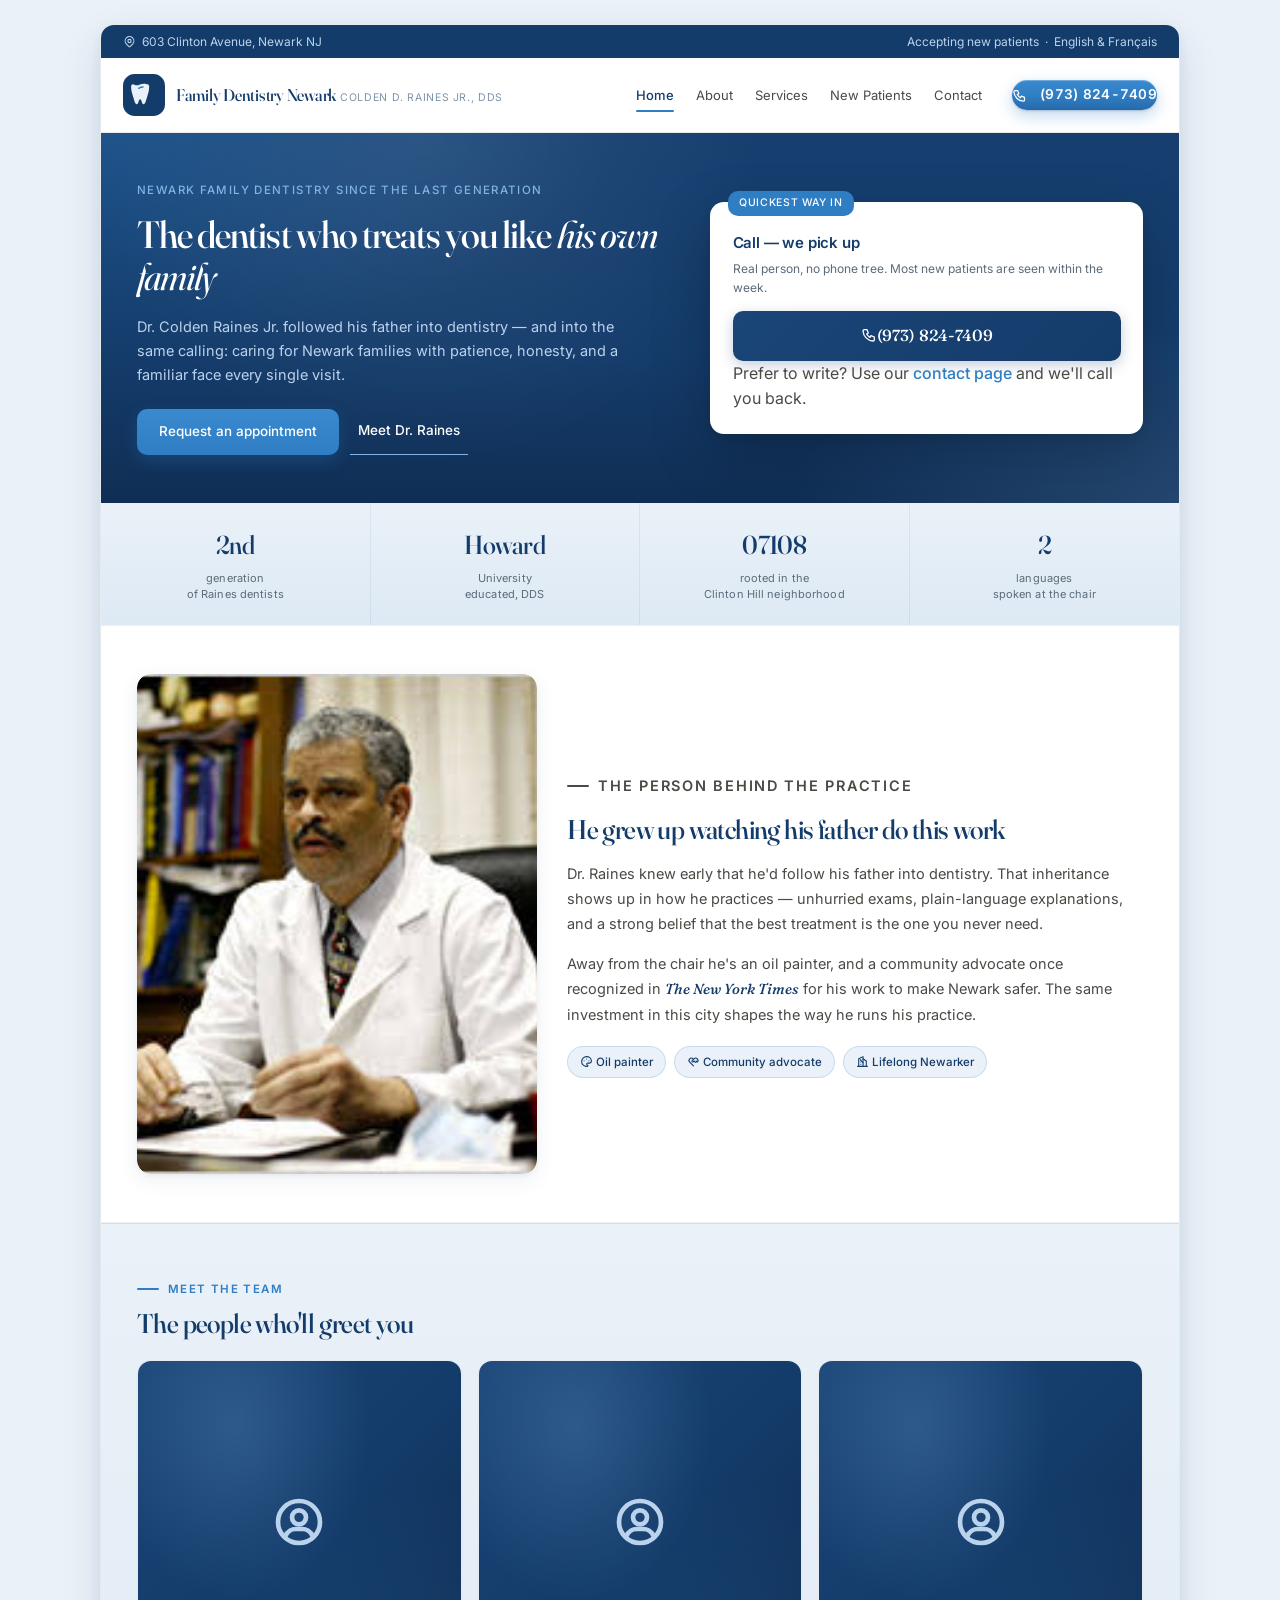
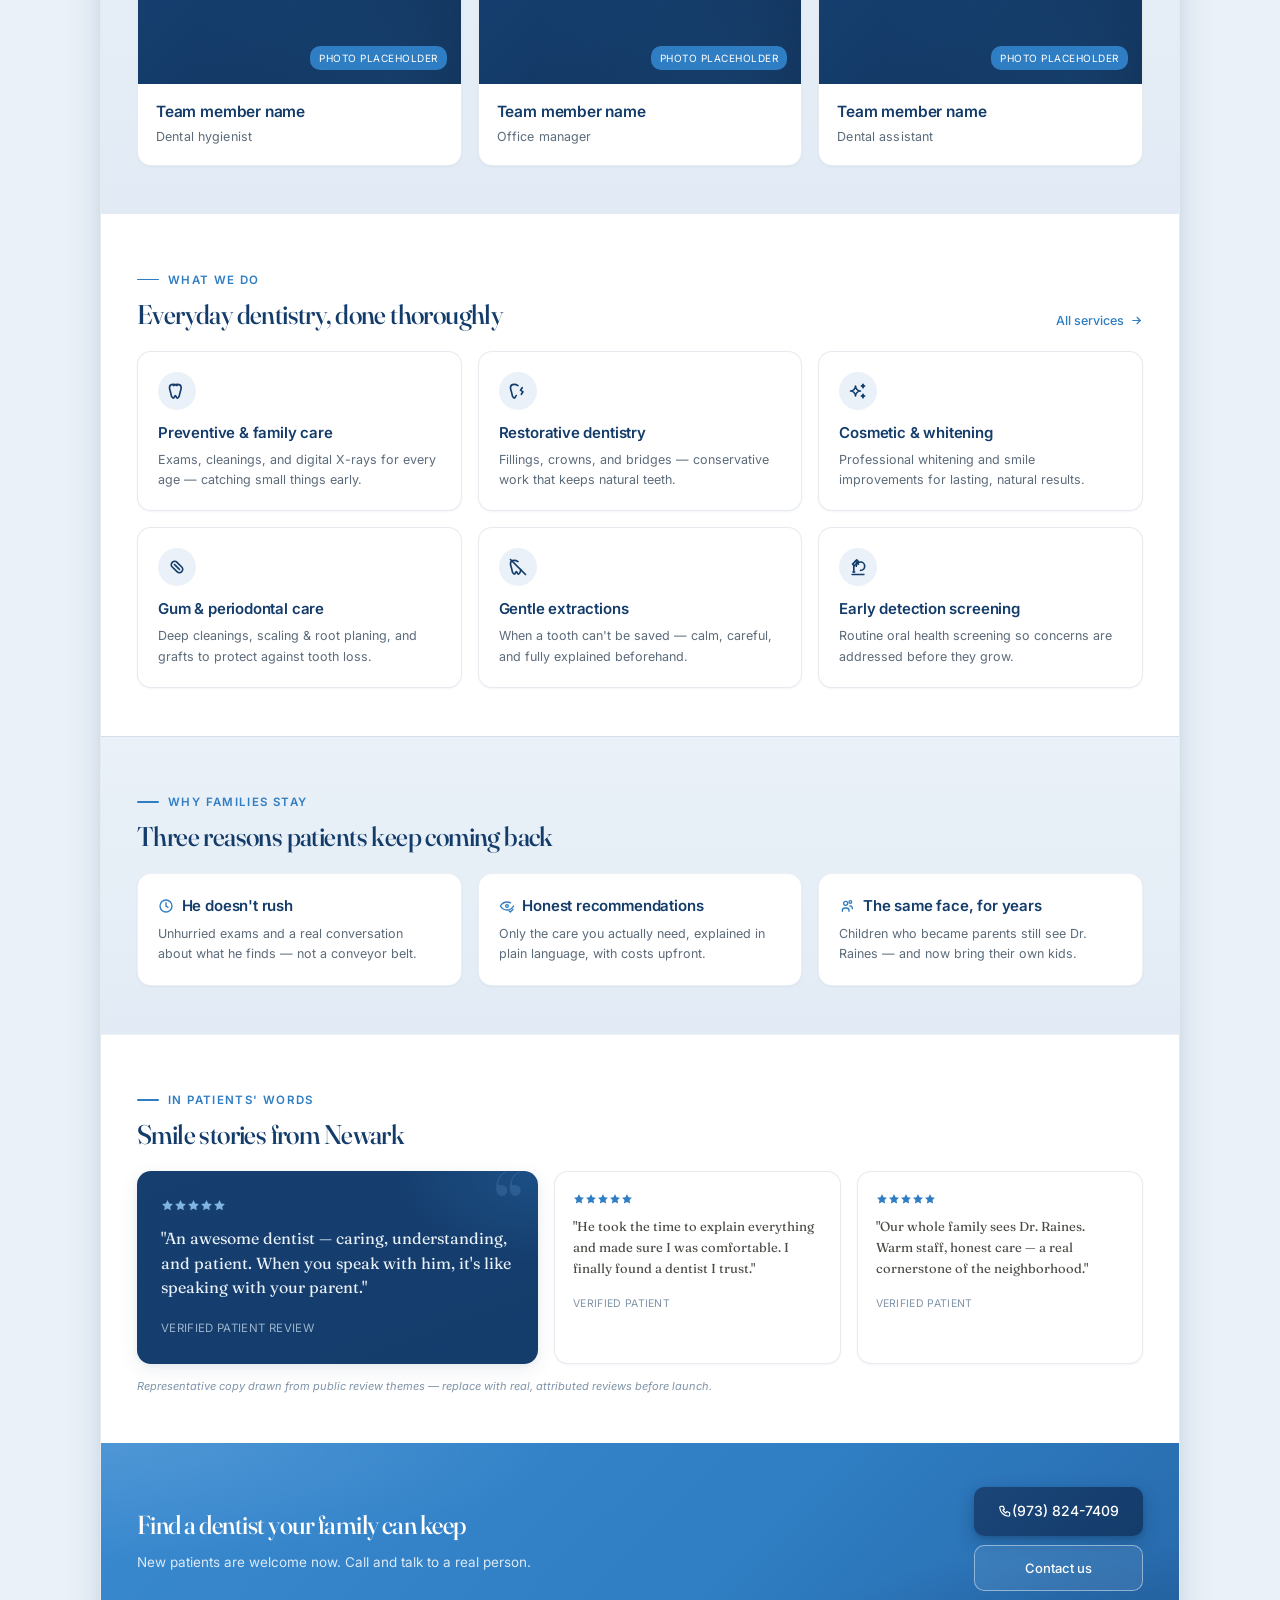
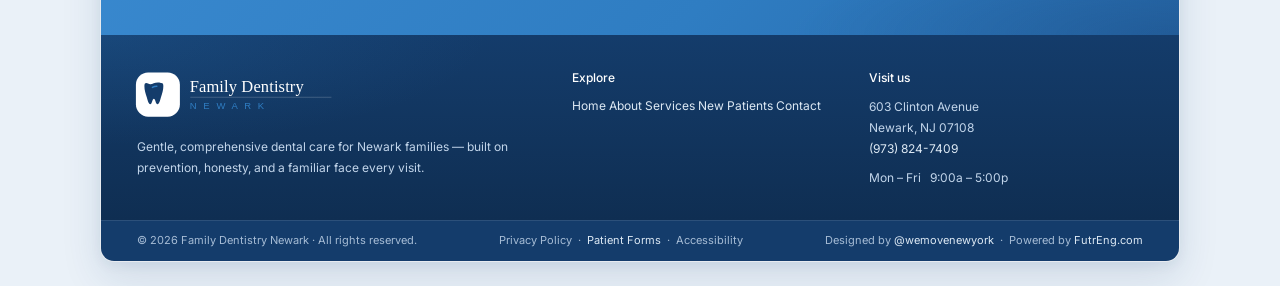
<file: index.html>
<!DOCTYPE html>
<html lang="en">
<head>
<meta charset="UTF-8">
<meta name="viewport" content="width=device-width, initial-scale=1">
<title>Family Dentistry Newark | Dr. Colden Raines Jr., DDS | Newark, NJ Dentist</title>
<meta name="description" content="Family Dentistry Newark — gentle, comprehensive dental care from Dr. Colden Raines Jr., DDS. A second-generation family dentist on Clinton Avenue. New patients welcome. Call (973) 824-7409.">
<meta name="robots" content="index, follow">
<link rel="canonical" href="https://family-dentistry-newark.vercel.app/">
<meta property="og:title" content="Family Dentistry Newark | Dr. Colden Raines Jr., DDS">
<meta property="og:description" content="Gentle, comprehensive dental care for Newark families — built on prevention, honesty, and a familiar face every visit.">
<meta property="og:type" content="website">
<meta property="og:url" content="https://family-dentistry-newark.vercel.app/">
<link rel="icon" href="logo-icon.svg" type="image/svg+xml">
<link rel="preconnect" href="https://fonts.googleapis.com">
<link rel="preconnect" href="https://fonts.gstatic.com" crossorigin>
<link rel="stylesheet" href="icons.css">
<link rel="stylesheet" href="https://fonts.googleapis.com/css2?family=Fraunces:opsz,wght@9..144,400;9..144,500;9..144,600&family=Inter:wght@400;500;600&display=swap">
<link rel="stylesheet" href="styles.css">
<script type="application/ld+json">
{
  "@context": "https://schema.org",
  "@type": "Dentist",
  "name": "Family Dentistry Newark",
  "description": "Gentle, comprehensive family and general dentistry in Newark, NJ, led by Dr. Colden Raines Jr., DDS.",
  "url": "https://family-dentistry-newark.vercel.app/",
  "address": {
    "@type": "PostalAddress",
    "streetAddress": "603 Clinton Avenue",
    "addressLocality": "Newark",
    "addressRegion": "NJ",
    "postalCode": "07108",
    "addressCountry": "US"
  },
  "telephone": "+1-973-824-7409",
  "founder": { "@type": "Person", "name": "Colden D. Raines Jr., DDS" },
  "openingHoursSpecification": [
    {
      "@type": "OpeningHoursSpecification",
      "dayOfWeek": ["Monday", "Tuesday", "Wednesday", "Thursday", "Friday"],
      "opens": "09:00",
      "closes": "17:00"
    }
  ],
  "priceRange": "$$",
  "areaServed": "Newark, NJ and Essex County"
}
</script>
</head>
<body>
<div class="shell">

  <div class="utilbar">
    <span><i class="ti ti-map-pin" aria-hidden="true"></i>&nbsp; 603 Clinton Avenue, Newark NJ</span>
    <span>Accepting new patients &nbsp;&middot;&nbsp; English &amp; Fran&ccedil;ais</span>
  </div>

  <header class="masthead">
    <a class="brand" href="index.html" aria-label="Family Dentistry Newark — home">
      <span class="brand-mark"><img src="logo-icon.svg" alt="" width="42" height="42"></span>
      <span>
        <span class="brand-name">Family Dentistry Newark</span>
        <span class="brand-sub">Colden D. Raines Jr., DDS</span>
      </span>
    </a>
    <button class="navtoggle" aria-label="Toggle navigation menu" aria-expanded="false">
      <i class="ti ti-menu-2" aria-hidden="true"></i>
    </button>
    <nav class="mainnav" aria-label="Main navigation">
      <a href="index.html" class="active" aria-current="page">Home</a>
      <a href="about.html">About</a>
      <a href="services.html">Services</a>
      <a href="new-patients.html">New Patients</a>
      <a href="contact.html">Contact</a>
      <a class="nav-call" href="tel:+19738247409"><i class="ti ti-phone" aria-hidden="true"></i><span>(973) 824-7409</span></a>
    </nav>
  </header>

  <main>
    <h1 class="sr-only">Family Dentistry Newark — Dr. Colden Raines Jr., DDS</h1>

    <section class="hero">
      <div>
        <p class="hero-eyebrow">Newark family dentistry since the last generation</p>
        <h2 class="hero-title">The dentist who treats you like <em>his own family</em></h2>
        <p class="lead">Dr. Colden Raines Jr. followed his father into dentistry &mdash; and into the same calling: caring for Newark families with patience, honesty, and a familiar face every single visit.</p>
        <div class="hero-ctas">
          <a class="btn-primary" href="contact.html">Request an appointment</a>
          <a class="btn-textlink" href="about.html">Meet Dr. Raines</a>
        </div>
      </div>
      <div class="callcard">
        <span class="callcard-flag">Quickest way in</span>
        <h3>Call &mdash; we pick up</h3>
        <p class="note">Real person, no phone tree. Most new patients are seen within the week.</p>
        <a class="callcard-phone" href="tel:+19738247409"><i class="ti ti-phone" aria-hidden="true"></i><span>(973) 824-7409</span></a>
        <p class="callcard-sub">Prefer to write? Use our <a href="contact.html" style="color:var(--blue);font-weight:500;">contact page</a> and we'll call you back.</p>
      </div>
    </section>

    <div class="proofbar">
      <div class="stat">
        <div class="stat-num">2nd</div>
        <div class="stat-label">generation<br>of Raines dentists</div>
      </div>
      <div class="stat">
        <div class="stat-num">Howard</div>
        <div class="stat-label">University<br>educated, DDS</div>
      </div>
      <div class="stat">
        <div class="stat-num">07108</div>
        <div class="stat-label">rooted in the<br>Clinton Hill neighborhood</div>
      </div>
      <div class="stat">
        <div class="stat-num">2</div>
        <div class="stat-label">languages<br>spoken at the chair</div>
      </div>
    </div>

    <section class="section bordered" style="border-top:0.5px solid var(--line-soft);">
      <div class="split doc">
        <div class="imgph portrait has-photo">
          <img src="dr-raines.jpg" alt="Dr. Colden Raines Jr., DDS — Family Dentistry Newark" loading="lazy">
        </div>
        <div>
          <p class="eyebrow">The person behind the practice</p>
          <h2>He grew up watching his father do this work</h2>
          <p>Dr. Raines knew early that he'd follow his father into dentistry. That inheritance shows up in how he practices &mdash; unhurried exams, plain-language explanations, and a strong belief that the best treatment is the one you never need.</p>
          <p>Away from the chair he's an oil painter, and a community advocate once recognized in <em>The New York Times</em> for his work to make Newark safer. The same investment in this city shapes the way he runs his practice.</p>
          <div class="tags" style="margin-top:18px;">
            <span class="tag"><i class="ti ti-palette" aria-hidden="true"></i> Oil painter</span>
            <span class="tag"><i class="ti ti-heart-handshake" aria-hidden="true"></i> Community advocate</span>
            <span class="tag"><i class="ti ti-building-community" aria-hidden="true"></i> Lifelong Newarker</span>
          </div>
        </div>
      </div>
    </section>

    <section class="section pale" style="border-top:0.5px solid var(--line-soft);">
      <p class="eyebrow">Meet the team</p>
      <h2 style="margin-bottom:20px;">The people who'll greet you</h2>
      <div class="cardgrid staffgrid">
        <div class="staff-card">
          <div class="imgph staff-photo">
            <i class="ti ti-user-circle" aria-hidden="true"></i>
            <span class="ph-tag">Photo placeholder</span>
          </div>
          <div class="staff-body">
            <h3>Team member name</h3>
            <p class="staff-role">Dental hygienist</p>
          </div>
        </div>
        <div class="staff-card">
          <div class="imgph staff-photo">
            <i class="ti ti-user-circle" aria-hidden="true"></i>
            <span class="ph-tag">Photo placeholder</span>
          </div>
          <div class="staff-body">
            <h3>Team member name</h3>
            <p class="staff-role">Office manager</p>
          </div>
        </div>
        <div class="staff-card">
          <div class="imgph staff-photo">
            <i class="ti ti-user-circle" aria-hidden="true"></i>
            <span class="ph-tag">Photo placeholder</span>
          </div>
          <div class="staff-body">
            <h3>Team member name</h3>
            <p class="staff-role">Dental assistant</p>
          </div>
        </div>
      </div>
    </section>

    <section class="section white">
      <div class="sechead">
        <div>
          <p class="eyebrow">What we do</p>
          <h2>Everyday dentistry, done thoroughly</h2>
        </div>
        <a class="link" href="services.html">All services <i class="ti ti-arrow-right" aria-hidden="true"></i></a>
      </div>
      <div class="cardgrid">
        <div class="card">
          <div class="card-icon"><i class="ti ti-tooth" aria-hidden="true"></i></div>
          <h3>Preventive &amp; family care</h3>
          <p>Exams, cleanings, and digital X-rays for every age &mdash; catching small things early.</p>
        </div>
        <div class="card">
          <div class="card-icon"><i class="ti ti-dental-broken" aria-hidden="true"></i></div>
          <h3>Restorative dentistry</h3>
          <p>Fillings, crowns, and bridges &mdash; conservative work that keeps natural teeth.</p>
        </div>
        <div class="card">
          <div class="card-icon"><i class="ti ti-sparkles" aria-hidden="true"></i></div>
          <h3>Cosmetic &amp; whitening</h3>
          <p>Professional whitening and smile improvements for lasting, natural results.</p>
        </div>
        <div class="card">
          <div class="card-icon"><i class="ti ti-bandage" aria-hidden="true"></i></div>
          <h3>Gum &amp; periodontal care</h3>
          <p>Deep cleanings, scaling &amp; root planing, and grafts to protect against tooth loss.</p>
        </div>
        <div class="card">
          <div class="card-icon"><i class="ti ti-tooth-off" aria-hidden="true"></i></div>
          <h3>Gentle extractions</h3>
          <p>When a tooth can't be saved &mdash; calm, careful, and fully explained beforehand.</p>
        </div>
        <div class="card">
          <div class="card-icon"><i class="ti ti-microscope" aria-hidden="true"></i></div>
          <h3>Early detection screening</h3>
          <p>Routine oral health screening so concerns are addressed before they grow.</p>
        </div>
      </div>
    </section>

    <section class="section pale" style="border-top:0.5px solid var(--line-soft);">
      <p class="eyebrow">Why families stay</p>
      <h2 style="margin-bottom:20px;">Three reasons patients keep coming back</h2>
      <div class="cardgrid">
        <div class="card soft">
          <h3 style="margin-bottom:6px;"><i class="ti ti-clock-hour-4" style="font-size:16px;vertical-align:-3px;color:var(--blue);" aria-hidden="true"></i> &nbsp;He doesn't rush</h3>
          <p>Unhurried exams and a real conversation about what he finds &mdash; not a conveyor belt.</p>
        </div>
        <div class="card soft">
          <h3 style="margin-bottom:6px;"><i class="ti ti-eye-check" style="font-size:16px;vertical-align:-3px;color:var(--blue);" aria-hidden="true"></i> &nbsp;Honest recommendations</h3>
          <p>Only the care you actually need, explained in plain language, with costs upfront.</p>
        </div>
        <div class="card soft">
          <h3 style="margin-bottom:6px;"><i class="ti ti-users-group" style="font-size:16px;vertical-align:-3px;color:var(--blue);" aria-hidden="true"></i> &nbsp;The same face, for years</h3>
          <p>Children who became parents still see Dr. Raines &mdash; and now bring their own kids.</p>
        </div>
      </div>
    </section>

    <section class="section white" style="border-top:0.5px solid var(--line-soft);">
      <p class="eyebrow">In patients' words</p>
      <h2 style="margin-bottom:20px;">Smile stories from Newark</h2>
      <div class="reviewgrid">
        <div class="review-hero">
          <div class="stars" aria-label="5 out of 5 stars"><i class="ti ti-star" aria-hidden="true"></i><i class="ti ti-star" aria-hidden="true"></i><i class="ti ti-star" aria-hidden="true"></i><i class="ti ti-star" aria-hidden="true"></i><i class="ti ti-star" aria-hidden="true"></i></div>
          <blockquote>"An awesome dentist &mdash; caring, understanding, and patient. When you speak with him, it's like speaking with your parent."</blockquote>
          <cite>VERIFIED PATIENT REVIEW</cite>
        </div>
        <div class="review">
          <div class="stars" aria-label="5 out of 5 stars"><i class="ti ti-star" aria-hidden="true"></i><i class="ti ti-star" aria-hidden="true"></i><i class="ti ti-star" aria-hidden="true"></i><i class="ti ti-star" aria-hidden="true"></i><i class="ti ti-star" aria-hidden="true"></i></div>
          <blockquote>"He took the time to explain everything and made sure I was comfortable. I finally found a dentist I trust."</blockquote>
          <cite>VERIFIED PATIENT</cite>
        </div>
        <div class="review">
          <div class="stars" aria-label="5 out of 5 stars"><i class="ti ti-star" aria-hidden="true"></i><i class="ti ti-star" aria-hidden="true"></i><i class="ti ti-star" aria-hidden="true"></i><i class="ti ti-star" aria-hidden="true"></i><i class="ti ti-star" aria-hidden="true"></i></div>
          <blockquote>"Our whole family sees Dr. Raines. Warm staff, honest care &mdash; a real cornerstone of the neighborhood."</blockquote>
          <cite>VERIFIED PATIENT</cite>
        </div>
      </div>
      <p class="disclaimer">Representative copy drawn from public review themes &mdash; replace with real, attributed reviews before launch.</p>
    </section>

    <section class="ctaband">
      <div>
        <h2>Find a dentist your family can keep</h2>
        <p>New patients are welcome now. Call and talk to a real person.</p>
      </div>
      <div class="ctaband-actions">
        <a class="cta-call" href="tel:+19738247409"><i class="ti ti-phone" aria-hidden="true"></i><span>(973) 824-7409</span></a>
        <a class="cta-ghost" href="contact.html">Contact us</a>
      </div>
    </section>
  </main>

  <footer class="sitefooter">
    <div>
      <img class="footer-logo" src="logo-primary-reversed.svg" alt="Family Dentistry Newark" width="240" height="64">
      <p>Gentle, comprehensive dental care for Newark families &mdash; built on prevention, honesty, and a familiar face every visit.</p>
    </div>
    <div>
      <p class="label">Explore</p>
      <nav aria-label="Footer navigation">
        <a href="index.html">Home</a>
        <a href="about.html">About</a>
        <a href="services.html">Services</a>
        <a href="new-patients.html">New Patients</a>
        <a href="contact.html">Contact</a>
      </nav>
    </div>
    <div>
      <p class="label">Visit us</p>
      <p>603 Clinton Avenue<br>Newark, NJ 07108</p>
      <p><a href="tel:+19738247409">(973) 824-7409</a></p>
      <p style="margin-top:8px;">Mon &ndash; Fri &nbsp; 9:00a &ndash; 5:00p</p>
    </div>
  </footer>
  <div class="legalbar">
    <span>&copy; 2026 Family Dentistry Newark &middot; All rights reserved.</span>
    <span>Privacy Policy &nbsp;&middot;&nbsp; <a href="https://family-dentistry-newark-intake.vercel.app" target="_blank" rel="noopener">Patient Forms</a> &nbsp;&middot;&nbsp; Accessibility</span>
    <span class="credits">Designed by <a href="https://instagram.com/wemovenewyork" target="_blank" rel="noopener">@wemovenewyork</a> &nbsp;&middot;&nbsp; Powered by <a href="https://futreng.com" target="_blank" rel="noopener">FutrEng.com</a></span>
  </div>

</div>
<script src="nav.js"></script>
</body>
</html>
</file>
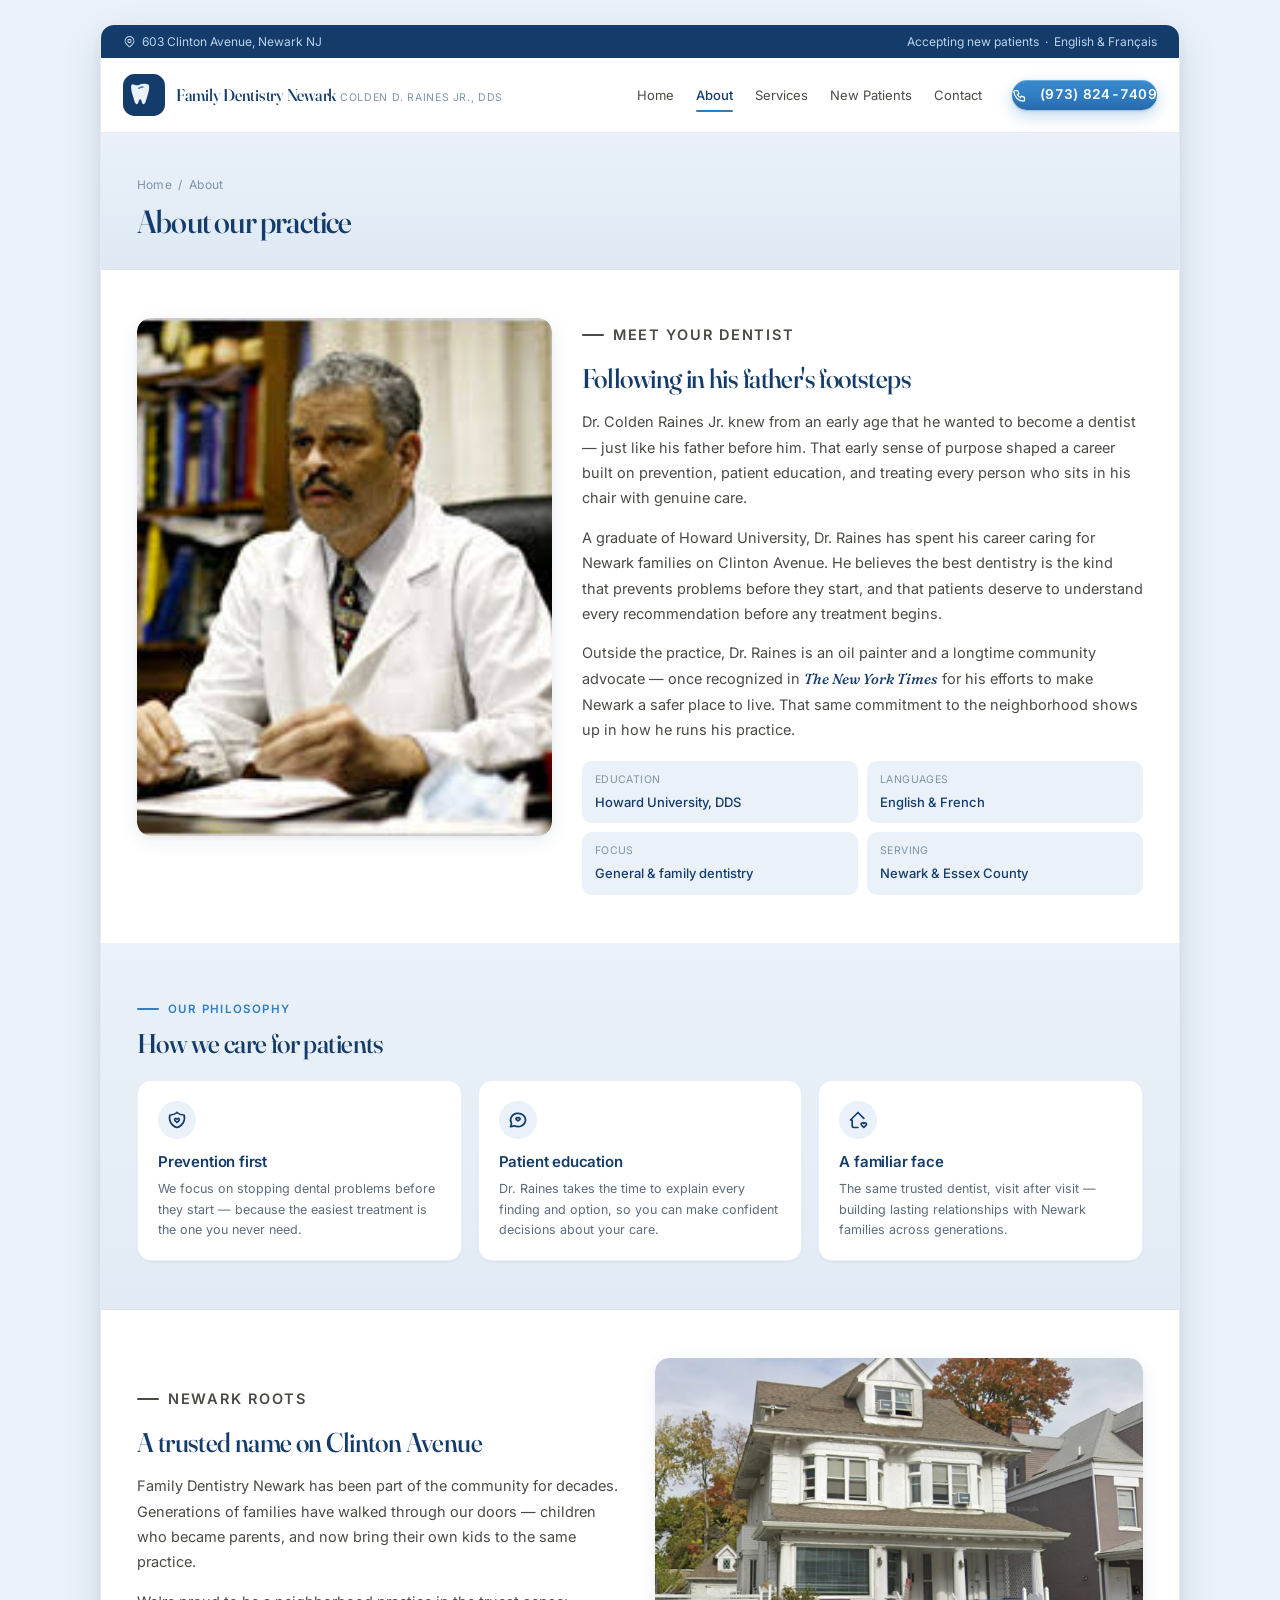
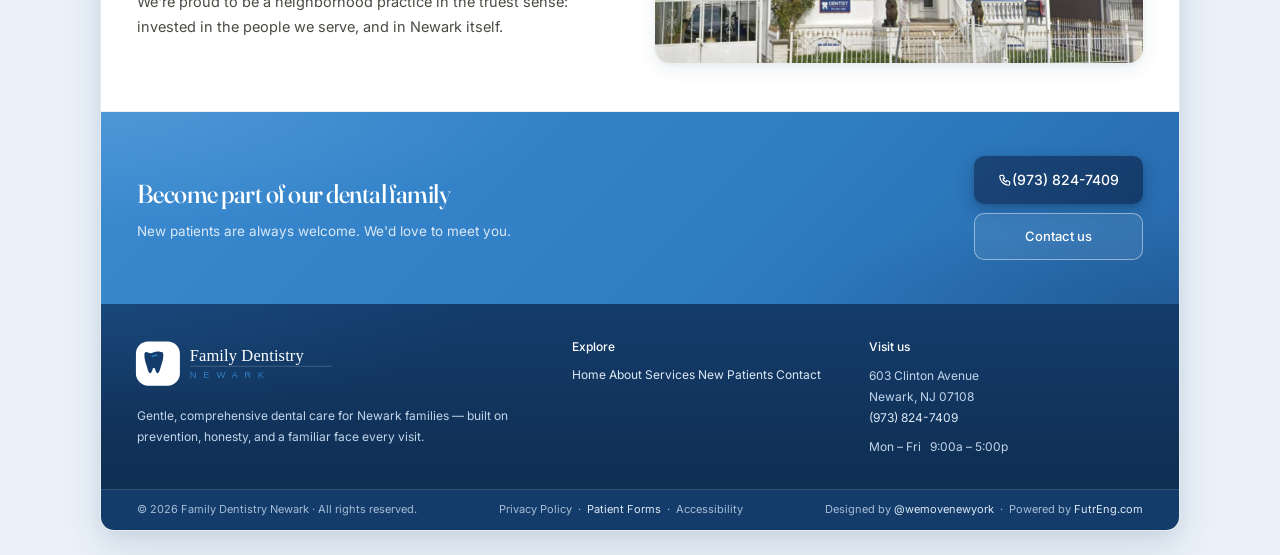
<file: about.html>
<!DOCTYPE html>
<html lang="en">
<head>
<meta charset="UTF-8">
<meta name="viewport" content="width=device-width, initial-scale=1">
<title>About Dr. Colden Raines Jr. | Family Dentistry Newark, NJ</title>
<meta name="description" content="Meet Dr. Colden Raines Jr., DDS — a second-generation, Howard University–educated family dentist serving Newark, NJ on Clinton Avenue. Learn about our prevention-first philosophy.">
<meta name="robots" content="index, follow">
<link rel="canonical" href="https://family-dentistry-newark.vercel.app/about.html">
<meta property="og:title" content="About Dr. Colden Raines Jr. | Family Dentistry Newark">
<meta property="og:description" content="A second-generation family dentist serving Newark families on Clinton Avenue.">
<meta property="og:type" content="website">
<meta property="og:url" content="https://family-dentistry-newark.vercel.app/about.html">
<link rel="icon" href="logo-icon.svg" type="image/svg+xml">
<link rel="preconnect" href="https://fonts.googleapis.com">
<link rel="preconnect" href="https://fonts.gstatic.com" crossorigin>
<link rel="stylesheet" href="icons.css">
<link rel="stylesheet" href="https://fonts.googleapis.com/css2?family=Fraunces:opsz,wght@9..144,400;9..144,500;9..144,600&family=Inter:wght@400;500;600&display=swap">
<link rel="stylesheet" href="styles.css">
</head>
<body>
<div class="shell">

  <div class="utilbar">
    <span><i class="ti ti-map-pin" aria-hidden="true"></i>&nbsp; 603 Clinton Avenue, Newark NJ</span>
    <span>Accepting new patients &nbsp;&middot;&nbsp; English &amp; Fran&ccedil;ais</span>
  </div>

  <header class="masthead">
    <a class="brand" href="index.html" aria-label="Family Dentistry Newark — home">
      <span class="brand-mark"><img src="logo-icon.svg" alt="" width="42" height="42"></span>
      <span>
        <span class="brand-name">Family Dentistry Newark</span>
        <span class="brand-sub">Colden D. Raines Jr., DDS</span>
      </span>
    </a>
    <button class="navtoggle" aria-label="Toggle navigation menu" aria-expanded="false">
      <i class="ti ti-menu-2" aria-hidden="true"></i>
    </button>
    <nav class="mainnav" aria-label="Main navigation">
      <a href="index.html">Home</a>
      <a href="about.html" class="active" aria-current="page">About</a>
      <a href="services.html">Services</a>
      <a href="new-patients.html">New Patients</a>
      <a href="contact.html">Contact</a>
      <a class="nav-call" href="tel:+19738247409"><i class="ti ti-phone" aria-hidden="true"></i><span>(973) 824-7409</span></a>
    </nav>
  </header>

  <main>
    <div class="breadcrumb">
      <p class="crumb"><a href="index.html">Home</a> &nbsp;/&nbsp; About</p>
      <h1>About our practice</h1>
    </div>

    <section class="section bordered">
      <div class="split doc-about">
        <div class="imgph portrait has-photo">
          <img src="dr-raines.jpg" alt="Dr. Colden Raines Jr., DDS — Family Dentistry Newark" loading="lazy">
        </div>
        <div>
          <p class="eyebrow">Meet your dentist</p>
          <h2>Following in his father's footsteps</h2>
          <p>Dr. Colden Raines Jr. knew from an early age that he wanted to become a dentist &mdash; just like his father before him. That early sense of purpose shaped a career built on prevention, patient education, and treating every person who sits in his chair with genuine care.</p>
          <p>A graduate of Howard University, Dr. Raines has spent his career caring for Newark families on Clinton Avenue. He believes the best dentistry is the kind that prevents problems before they start, and that patients deserve to understand every recommendation before any treatment begins.</p>
          <p>Outside the practice, Dr. Raines is an oil painter and a longtime community advocate &mdash; once recognized in <em>The New York Times</em> for his efforts to make Newark a safer place to live. That same commitment to the neighborhood shows up in how he runs his practice.</p>
          <div class="factgrid" style="margin-top:18px;">
            <div class="fact">
              <div class="fact-label">Education</div>
              <div class="fact-val">Howard University, DDS</div>
            </div>
            <div class="fact">
              <div class="fact-label">Languages</div>
              <div class="fact-val">English &amp; French</div>
            </div>
            <div class="fact">
              <div class="fact-label">Focus</div>
              <div class="fact-val">General &amp; family dentistry</div>
            </div>
            <div class="fact">
              <div class="fact-label">Serving</div>
              <div class="fact-val">Newark &amp; Essex County</div>
            </div>
          </div>
        </div>
      </div>
    </section>

    <section class="section pale bordered">
      <p class="eyebrow">Our philosophy</p>
      <h2 style="margin-bottom:20px;">How we care for patients</h2>
      <div class="cardgrid">
        <div class="card soft">
          <div class="card-icon"><i class="ti ti-shield-heart" aria-hidden="true"></i></div>
          <h3>Prevention first</h3>
          <p>We focus on stopping dental problems before they start &mdash; because the easiest treatment is the one you never need.</p>
        </div>
        <div class="card soft">
          <div class="card-icon"><i class="ti ti-message-circle-heart" aria-hidden="true"></i></div>
          <h3>Patient education</h3>
          <p>Dr. Raines takes the time to explain every finding and option, so you can make confident decisions about your care.</p>
        </div>
        <div class="card soft">
          <div class="card-icon"><i class="ti ti-home-heart" aria-hidden="true"></i></div>
          <h3>A familiar face</h3>
          <p>The same trusted dentist, visit after visit &mdash; building lasting relationships with Newark families across generations.</p>
        </div>
      </div>
    </section>

    <section class="section bordered">
      <div class="split even">
        <div>
          <p class="eyebrow">Newark roots</p>
          <h2>A trusted name on Clinton Avenue</h2>
          <p>Family Dentistry Newark has been part of the community for decades. Generations of families have walked through our doors &mdash; children who became parents, and now bring their own kids to the same practice.</p>
          <p>We're proud to be a neighborhood practice in the truest sense: invested in the people we serve, and in Newark itself.</p>
        </div>
        <div class="imgph wide has-photo">
          <img src="office.webp" alt="Family Dentistry Newark office — 603 Clinton Avenue, Newark NJ" loading="lazy">
        </div>
      </div>
    </section>

    <section class="ctaband">
      <div>
        <h2>Become part of our dental family</h2>
        <p>New patients are always welcome. We'd love to meet you.</p>
      </div>
      <div class="ctaband-actions">
        <a class="cta-call" href="tel:+19738247409"><i class="ti ti-phone" aria-hidden="true"></i><span>(973) 824-7409</span></a>
        <a class="cta-ghost" href="contact.html">Contact us</a>
      </div>
    </section>
  </main>

  <footer class="sitefooter">
    <div>
      <img class="footer-logo" src="logo-primary-reversed.svg" alt="Family Dentistry Newark" width="240" height="64">
      <p>Gentle, comprehensive dental care for Newark families &mdash; built on prevention, honesty, and a familiar face every visit.</p>
    </div>
    <div>
      <p class="label">Explore</p>
      <nav aria-label="Footer navigation">
        <a href="index.html">Home</a>
        <a href="about.html">About</a>
        <a href="services.html">Services</a>
        <a href="new-patients.html">New Patients</a>
        <a href="contact.html">Contact</a>
      </nav>
    </div>
    <div>
      <p class="label">Visit us</p>
      <p>603 Clinton Avenue<br>Newark, NJ 07108</p>
      <p><a href="tel:+19738247409">(973) 824-7409</a></p>
      <p style="margin-top:8px;">Mon &ndash; Fri &nbsp; 9:00a &ndash; 5:00p</p>
    </div>
  </footer>
  <div class="legalbar">
    <span>&copy; 2026 Family Dentistry Newark &middot; All rights reserved.</span>
    <span>Privacy Policy &nbsp;&middot;&nbsp; <a href="https://family-dentistry-newark-intake.vercel.app" target="_blank" rel="noopener">Patient Forms</a> &nbsp;&middot;&nbsp; Accessibility</span>
    <span class="credits">Designed by <a href="https://instagram.com/wemovenewyork" target="_blank" rel="noopener">@wemovenewyork</a> &nbsp;&middot;&nbsp; Powered by <a href="https://futreng.com" target="_blank" rel="noopener">FutrEng.com</a></span>
  </div>

</div>
<script src="nav.js"></script>
</body>
</html>
</file>
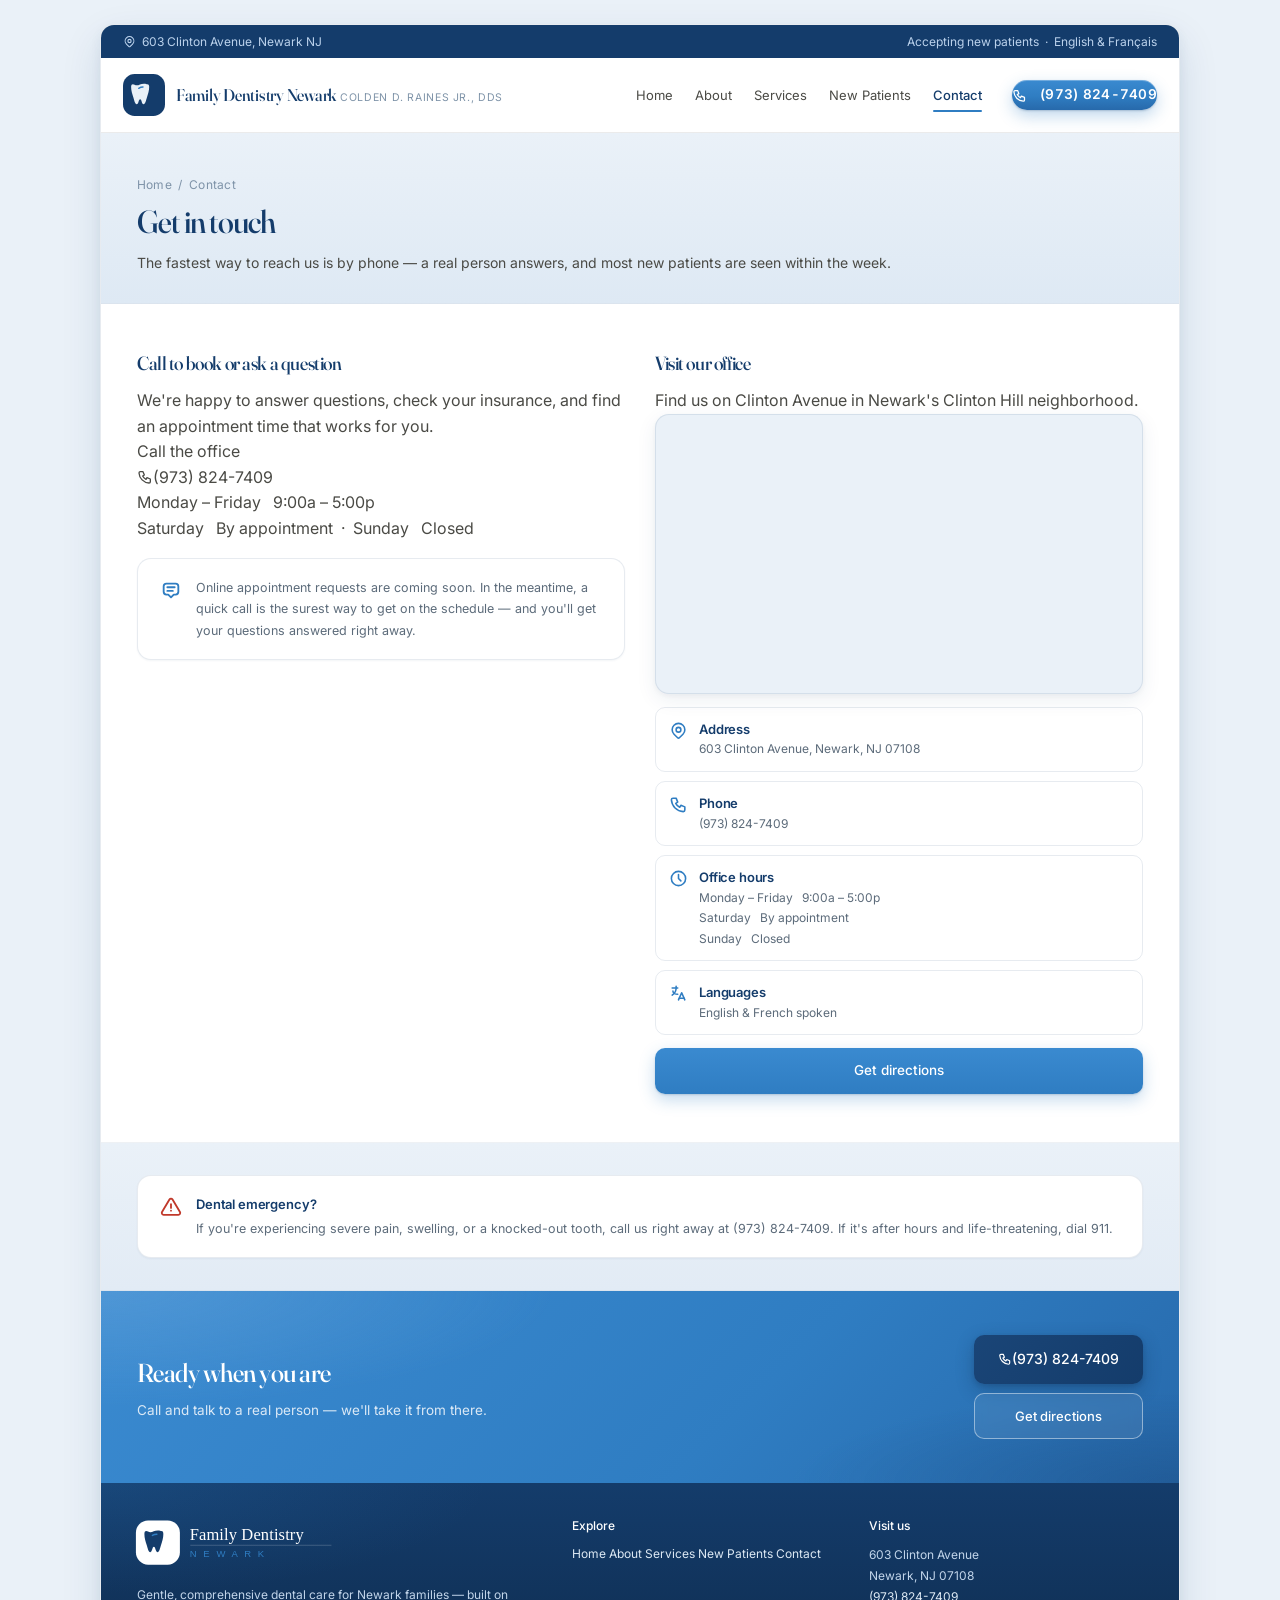
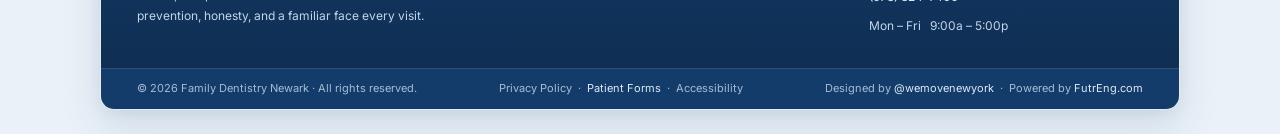
<file: contact.html>
<!DOCTYPE html>
<html lang="en">
<head>
<meta charset="UTF-8">
<meta name="viewport" content="width=device-width, initial-scale=1">
<title>Contact &amp; Directions | Family Dentistry Newark, NJ</title>
<meta name="description" content="Contact Family Dentistry Newark — call (973) 824-7409 or visit us at 603 Clinton Avenue, Newark, NJ 07108. Office hours, directions, and emergency dental information.">
<meta name="robots" content="index, follow">
<link rel="canonical" href="https://family-dentistry-newark.vercel.app/contact.html">
<meta property="og:title" content="Contact & Directions | Family Dentistry Newark">
<meta property="og:description" content="Call (973) 824-7409 or visit us at 603 Clinton Avenue, Newark, NJ 07108.">
<meta property="og:type" content="website">
<meta property="og:url" content="https://family-dentistry-newark.vercel.app/contact.html">
<link rel="icon" href="logo-icon.svg" type="image/svg+xml">
<link rel="preconnect" href="https://fonts.googleapis.com">
<link rel="preconnect" href="https://fonts.gstatic.com" crossorigin>
<link rel="stylesheet" href="icons.css">
<link rel="stylesheet" href="https://fonts.googleapis.com/css2?family=Fraunces:opsz,wght@9..144,400;9..144,500;9..144,600&family=Inter:wght@400;500;600&display=swap">
<link rel="stylesheet" href="styles.css">
</head>
<body>
<div class="shell">

  <div class="utilbar">
    <span><i class="ti ti-map-pin" aria-hidden="true"></i>&nbsp; 603 Clinton Avenue, Newark NJ</span>
    <span>Accepting new patients &nbsp;&middot;&nbsp; English &amp; Fran&ccedil;ais</span>
  </div>

  <header class="masthead">
    <a class="brand" href="index.html" aria-label="Family Dentistry Newark — home">
      <span class="brand-mark"><img src="logo-icon.svg" alt="" width="42" height="42"></span>
      <span>
        <span class="brand-name">Family Dentistry Newark</span>
        <span class="brand-sub">Colden D. Raines Jr., DDS</span>
      </span>
    </a>
    <button class="navtoggle" aria-label="Toggle navigation menu" aria-expanded="false">
      <i class="ti ti-menu-2" aria-hidden="true"></i>
    </button>
    <nav class="mainnav" aria-label="Main navigation">
      <a href="index.html">Home</a>
      <a href="about.html">About</a>
      <a href="services.html">Services</a>
      <a href="new-patients.html">New Patients</a>
      <a href="contact.html" class="active" aria-current="page">Contact</a>
      <a class="nav-call" href="tel:+19738247409"><i class="ti ti-phone" aria-hidden="true"></i><span>(973) 824-7409</span></a>
    </nav>
  </header>

  <main>
    <div class="breadcrumb">
      <p class="crumb"><a href="index.html">Home</a> &nbsp;/&nbsp; Contact</p>
      <h1>Get in touch</h1>
      <p>The fastest way to reach us is by phone &mdash; a real person answers, and most new patients are seen within the week.</p>
    </div>

    <section class="section bordered">
      <div class="contactgrid">
        <div>
          <h2>Call to book or ask a question</h2>
          <p class="sub">We're happy to answer questions, check your insurance, and find an appointment time that works for you.</p>
          <div class="bigcall">
            <p class="label">Call the office</p>
            <a class="num" href="tel:+19738247409"><i class="ti ti-phone" aria-hidden="true"></i><span>(973) 824-7409</span></a>
            <p class="hours">Monday &ndash; Friday &nbsp; 9:00a &ndash; 5:00p<br>Saturday &nbsp; By appointment &nbsp;&middot;&nbsp; Sunday &nbsp; Closed</p>
          </div>
          <div class="callout" style="margin-top:16px;">
            <i class="ti ti-message-2 lead-icon" aria-hidden="true"></i>
            <p>Online appointment requests are coming soon. In the meantime, a quick call is the surest way to get on the schedule &mdash; and you'll get your questions answered right away.</p>
          </div>
        </div>
        <div>
          <h2>Visit our office</h2>
          <p class="sub">Find us on Clinton Avenue in Newark's Clinton Hill neighborhood.</p>
          <div class="map-embed">
            <iframe
              src="https://www.google.com/maps?q=603+Clinton+Avenue,+Newark,+NJ+07108&output=embed"
              title="Map to Family Dentistry Newark — 603 Clinton Avenue"
              loading="lazy"
              referrerpolicy="no-referrer-when-downgrade"
              allowfullscreen></iframe>
          </div>
          <div class="contactlist">
            <div class="contactrow">
              <i class="ti ti-map-pin" aria-hidden="true"></i>
              <div>
                <h3>Address</h3>
                <p>603 Clinton Avenue, Newark, NJ 07108</p>
              </div>
            </div>
            <div class="contactrow">
              <i class="ti ti-phone" aria-hidden="true"></i>
              <div>
                <h3>Phone</h3>
                <p><a href="tel:+19738247409">(973) 824-7409</a></p>
              </div>
            </div>
            <div class="contactrow">
              <i class="ti ti-clock" aria-hidden="true"></i>
              <div>
                <h3>Office hours</h3>
                <p>Monday &ndash; Friday &nbsp; 9:00a &ndash; 5:00p<br>Saturday &nbsp; By appointment<br>Sunday &nbsp; Closed</p>
              </div>
            </div>
            <div class="contactrow">
              <i class="ti ti-language" aria-hidden="true"></i>
              <div>
                <h3>Languages</h3>
                <p>English &amp; French spoken</p>
              </div>
            </div>
          </div>
          <a class="btn-primary" href="https://maps.google.com/?q=603+Clinton+Avenue+Newark+NJ+07108" style="margin-top:13px;display:block;text-align:center;" target="_blank" rel="noopener">Get directions</a>
        </div>
      </div>
    </section>

    <section class="section tight pale bordered">
      <div class="callout">
        <i class="ti ti-urgent lead-icon danger" aria-hidden="true"></i>
        <div>
          <h3>Dental emergency?</h3>
          <p>If you're experiencing severe pain, swelling, or a knocked-out tooth, call us right away at (973) 824-7409. If it's after hours and life-threatening, dial 911.</p>
        </div>
      </div>
    </section>

    <section class="ctaband">
      <div>
        <h2>Ready when you are</h2>
        <p>Call and talk to a real person &mdash; we'll take it from there.</p>
      </div>
      <div class="ctaband-actions">
        <a class="cta-call" href="tel:+19738247409"><i class="ti ti-phone" aria-hidden="true"></i><span>(973) 824-7409</span></a>
        <a class="cta-ghost" href="https://maps.google.com/?q=603+Clinton+Avenue+Newark+NJ+07108" target="_blank" rel="noopener">Get directions</a>
      </div>
    </section>
  </main>

  <footer class="sitefooter">
    <div>
      <img class="footer-logo" src="logo-primary-reversed.svg" alt="Family Dentistry Newark" width="240" height="64">
      <p>Gentle, comprehensive dental care for Newark families &mdash; built on prevention, honesty, and a familiar face every visit.</p>
    </div>
    <div>
      <p class="label">Explore</p>
      <nav aria-label="Footer navigation">
        <a href="index.html">Home</a>
        <a href="about.html">About</a>
        <a href="services.html">Services</a>
        <a href="new-patients.html">New Patients</a>
        <a href="contact.html">Contact</a>
      </nav>
    </div>
    <div>
      <p class="label">Visit us</p>
      <p>603 Clinton Avenue<br>Newark, NJ 07108</p>
      <p><a href="tel:+19738247409">(973) 824-7409</a></p>
      <p style="margin-top:8px;">Mon &ndash; Fri &nbsp; 9:00a &ndash; 5:00p</p>
    </div>
  </footer>
  <div class="legalbar">
    <span>&copy; 2026 Family Dentistry Newark &middot; All rights reserved.</span>
    <span>Privacy Policy &nbsp;&middot;&nbsp; <a href="https://family-dentistry-newark-intake.vercel.app" target="_blank" rel="noopener">Patient Forms</a> &nbsp;&middot;&nbsp; Accessibility</span>
    <span class="credits">Designed by <a href="https://instagram.com/wemovenewyork" target="_blank" rel="noopener">@wemovenewyork</a> &nbsp;&middot;&nbsp; Powered by <a href="https://futreng.com" target="_blank" rel="noopener">FutrEng.com</a></span>
  </div>

</div>
<script src="nav.js"></script>
</body>
</html>
</file>
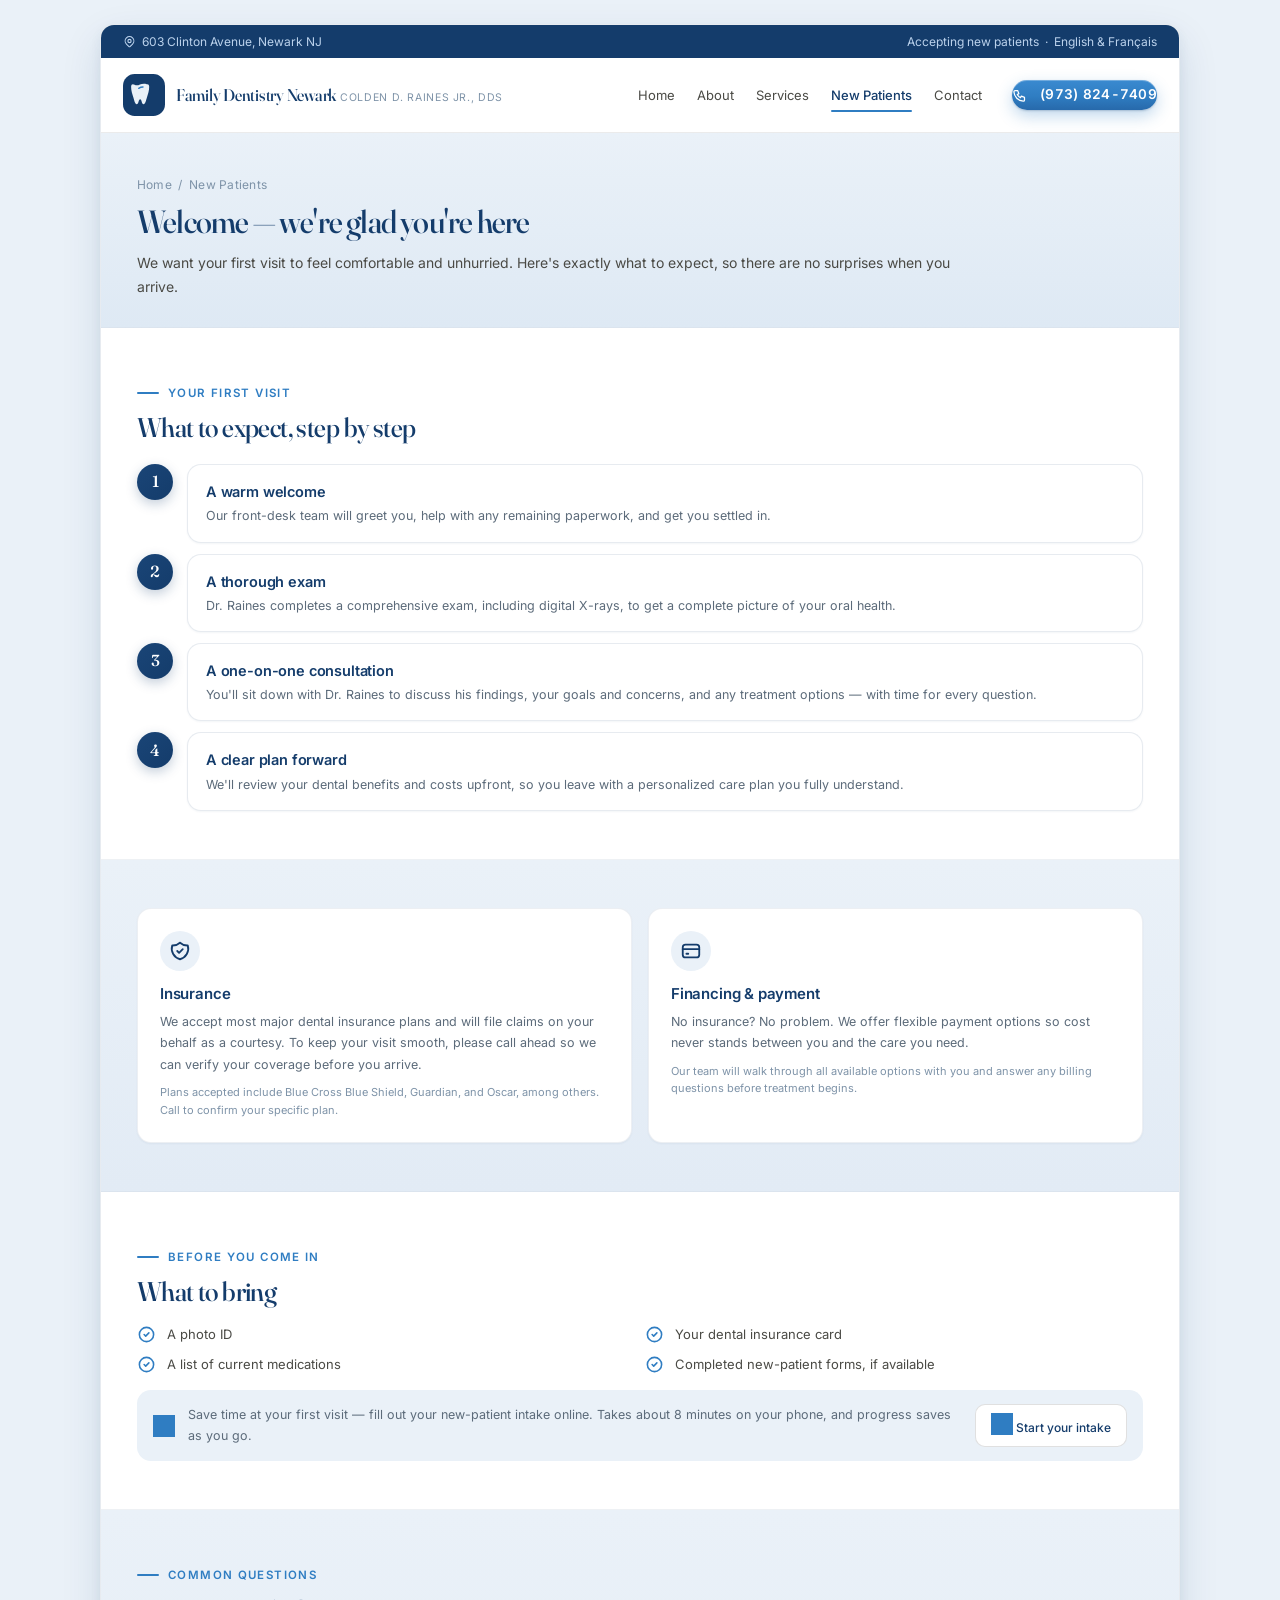
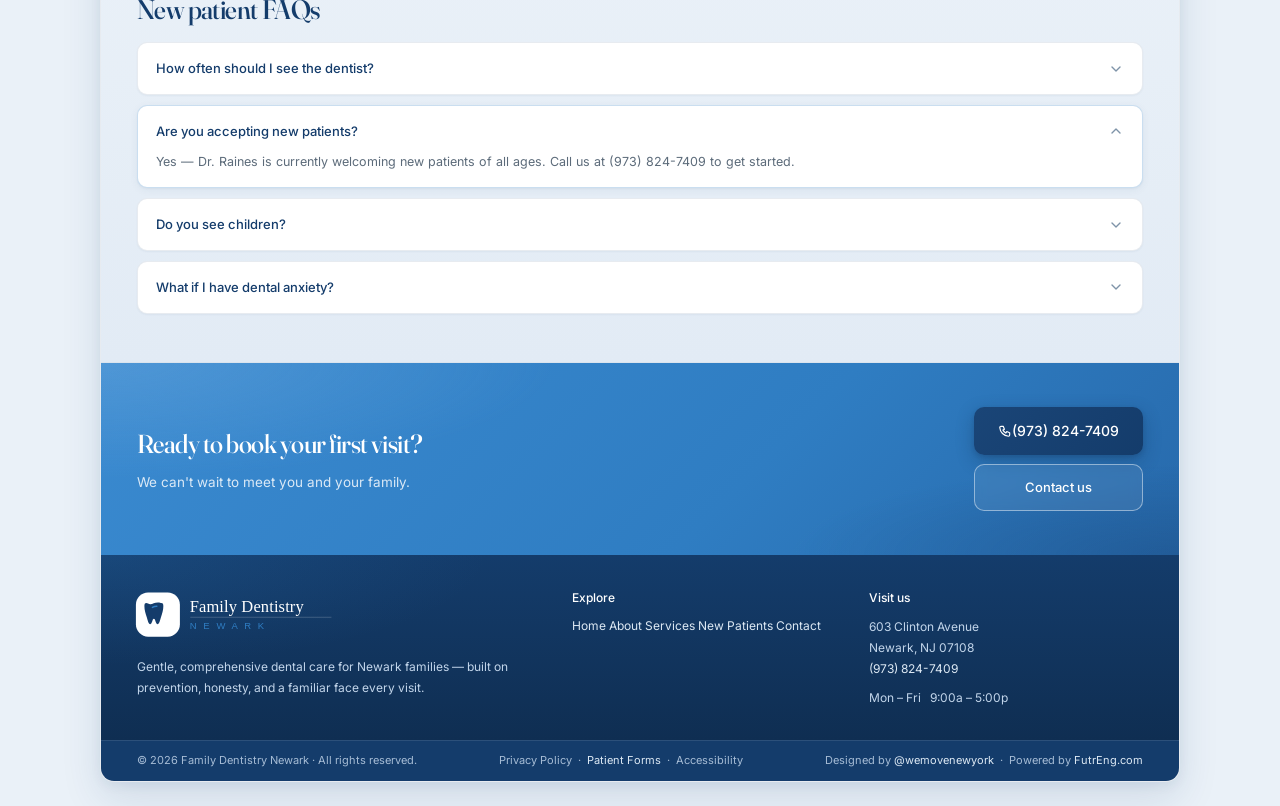
<file: new-patients.html>
<!DOCTYPE html>
<html lang="en">
<head>
<meta charset="UTF-8">
<meta name="viewport" content="width=device-width, initial-scale=1">
<title>New Patients | Family Dentistry Newark, NJ — Dr. Colden Raines Jr.</title>
<meta name="description" content="New to Family Dentistry Newark? Here's what to expect on your first visit, our insurance and financing information, what to bring, and answers to common questions.">
<meta name="robots" content="index, follow">
<link rel="canonical" href="https://family-dentistry-newark.vercel.app/new-patients.html">
<meta property="og:title" content="New Patients | Family Dentistry Newark">
<meta property="og:description" content="What to expect on your first visit with Dr. Colden Raines Jr., DDS in Newark, NJ.">
<meta property="og:type" content="website">
<meta property="og:url" content="https://family-dentistry-newark.vercel.app/new-patients.html">
<link rel="icon" href="logo-icon.svg" type="image/svg+xml">
<link rel="preconnect" href="https://fonts.googleapis.com">
<link rel="preconnect" href="https://fonts.gstatic.com" crossorigin>
<link rel="stylesheet" href="icons.css">
<link rel="stylesheet" href="https://fonts.googleapis.com/css2?family=Fraunces:opsz,wght@9..144,400;9..144,500;9..144,600&family=Inter:wght@400;500;600&display=swap">
<link rel="stylesheet" href="styles.css">
<script type="application/ld+json">
{
  "@context": "https://schema.org",
  "@type": "FAQPage",
  "mainEntity": [
    {
      "@type": "Question",
      "name": "How often should I see the dentist?",
      "acceptedAnswer": { "@type": "Answer", "text": "For most patients, a checkup and cleaning every six months is the right rhythm to keep small problems small. Dr. Raines will let you know if your situation calls for a different schedule." }
    },
    {
      "@type": "Question",
      "name": "Are you accepting new patients?",
      "acceptedAnswer": { "@type": "Answer", "text": "Yes — Dr. Raines is currently welcoming new patients of all ages. Call us at (973) 824-7409 to get started." }
    },
    {
      "@type": "Question",
      "name": "Do you see children?",
      "acceptedAnswer": { "@type": "Answer", "text": "Absolutely. As a family practice, we care for every generation — from a child's first visit to grandparents — all under one roof." }
    },
    {
      "@type": "Question",
      "name": "What if I have dental anxiety?",
      "acceptedAnswer": { "@type": "Answer", "text": "You're in good company, and you're in good hands. Dr. Raines is known for an unhurried, gentle approach — he'll explain each step and go at a pace that keeps you comfortable." }
    }
  ]
}
</script>
</head>
<body>
<div class="shell">

  <div class="utilbar">
    <span><i class="ti ti-map-pin" aria-hidden="true"></i>&nbsp; 603 Clinton Avenue, Newark NJ</span>
    <span>Accepting new patients &nbsp;&middot;&nbsp; English &amp; Fran&ccedil;ais</span>
  </div>

  <header class="masthead">
    <a class="brand" href="index.html" aria-label="Family Dentistry Newark — home">
      <span class="brand-mark"><img src="logo-icon.svg" alt="" width="42" height="42"></span>
      <span>
        <span class="brand-name">Family Dentistry Newark</span>
        <span class="brand-sub">Colden D. Raines Jr., DDS</span>
      </span>
    </a>
    <button class="navtoggle" aria-label="Toggle navigation menu" aria-expanded="false">
      <i class="ti ti-menu-2" aria-hidden="true"></i>
    </button>
    <nav class="mainnav" aria-label="Main navigation">
      <a href="index.html">Home</a>
      <a href="about.html">About</a>
      <a href="services.html">Services</a>
      <a href="new-patients.html" class="active" aria-current="page">New Patients</a>
      <a href="contact.html">Contact</a>
      <a class="nav-call" href="tel:+19738247409"><i class="ti ti-phone" aria-hidden="true"></i><span>(973) 824-7409</span></a>
    </nav>
  </header>

  <main>
    <div class="breadcrumb">
      <p class="crumb"><a href="index.html">Home</a> &nbsp;/&nbsp; New Patients</p>
      <h1>Welcome &mdash; we're glad you're here</h1>
      <p>We want your first visit to feel comfortable and unhurried. Here's exactly what to expect, so there are no surprises when you arrive.</p>
    </div>

    <section class="section bordered">
      <p class="eyebrow">Your first visit</p>
      <h2 style="margin-bottom:20px;">What to expect, step by step</h2>
      <div class="steps">
        <div class="step">
          <div class="step-num">1</div>
          <div class="step-body">
            <h3>A warm welcome</h3>
            <p>Our front-desk team will greet you, help with any remaining paperwork, and get you settled in.</p>
          </div>
        </div>
        <div class="step">
          <div class="step-num">2</div>
          <div class="step-body">
            <h3>A thorough exam</h3>
            <p>Dr. Raines completes a comprehensive exam, including digital X-rays, to get a complete picture of your oral health.</p>
          </div>
        </div>
        <div class="step">
          <div class="step-num">3</div>
          <div class="step-body">
            <h3>A one-on-one consultation</h3>
            <p>You'll sit down with Dr. Raines to discuss his findings, your goals and concerns, and any treatment options &mdash; with time for every question.</p>
          </div>
        </div>
        <div class="step">
          <div class="step-num">4</div>
          <div class="step-body">
            <h3>A clear plan forward</h3>
            <p>We'll review your dental benefits and costs upfront, so you leave with a personalized care plan you fully understand.</p>
          </div>
        </div>
      </div>
    </section>

    <section class="section pale bordered">
      <div class="twocol">
        <div class="infocard">
          <div class="card-icon"><i class="ti ti-shield-check" aria-hidden="true"></i></div>
          <h3>Insurance</h3>
          <p>We accept most major dental insurance plans and will file claims on your behalf as a courtesy. To keep your visit smooth, please call ahead so we can verify your coverage before you arrive.</p>
          <p class="fine">Plans accepted include Blue Cross Blue Shield, Guardian, and Oscar, among others. Call to confirm your specific plan.</p>
        </div>
        <div class="infocard">
          <div class="card-icon"><i class="ti ti-credit-card" aria-hidden="true"></i></div>
          <h3>Financing &amp; payment</h3>
          <p>No insurance? No problem. We offer flexible payment options so cost never stands between you and the care you need.</p>
          <p class="fine">Our team will walk through all available options with you and answer any billing questions before treatment begins.</p>
        </div>
      </div>
    </section>

    <section class="section bordered">
      <p class="eyebrow">Before you come in</p>
      <h2 style="margin-bottom:16px;">What to bring</h2>
      <div class="bringlist">
        <div class="bringitem"><i class="ti ti-circle-check" aria-hidden="true"></i> A photo ID</div>
        <div class="bringitem"><i class="ti ti-circle-check" aria-hidden="true"></i> Your dental insurance card</div>
        <div class="bringitem"><i class="ti ti-circle-check" aria-hidden="true"></i> A list of current medications</div>
        <div class="bringitem"><i class="ti ti-circle-check" aria-hidden="true"></i> Completed new-patient forms, if available</div>
      </div>
      <div class="formsbar">
        <i class="ti ti-forms" aria-hidden="true"></i>
        <p>Save time at your first visit &mdash; fill out your new-patient intake online. Takes about 8 minutes on your phone, and progress saves as you go.</p>
        <a class="formsbtn" href="https://family-dentistry-newark-intake.vercel.app" target="_blank" rel="noopener"><i class="ti ti-forms" aria-hidden="true"></i> Start your intake</a>
      </div>
    </section>

    <section class="section pale bordered">
      <p class="eyebrow">Common questions</p>
      <h2 style="margin-bottom:16px;">New patient FAQs</h2>
      <div class="faqlist">
        <div class="faq">
          <div class="faq-q"><span>How often should I see the dentist?</span><i class="ti ti-chevron-down" aria-hidden="true"></i></div>
          <div class="faq-a">For most patients, a checkup and cleaning every six months is the right rhythm to keep small problems small. Dr. Raines will let you know if your situation calls for a different schedule.</div>
        </div>
        <div class="faq open">
          <div class="faq-q"><span>Are you accepting new patients?</span><i class="ti ti-chevron-down" aria-hidden="true"></i></div>
          <div class="faq-a">Yes &mdash; Dr. Raines is currently welcoming new patients of all ages. Call us at (973) 824-7409 to get started.</div>
        </div>
        <div class="faq">
          <div class="faq-q"><span>Do you see children?</span><i class="ti ti-chevron-down" aria-hidden="true"></i></div>
          <div class="faq-a">Absolutely. As a family practice, we care for every generation &mdash; from a child's first visit to grandparents &mdash; all under one roof.</div>
        </div>
        <div class="faq">
          <div class="faq-q"><span>What if I have dental anxiety?</span><i class="ti ti-chevron-down" aria-hidden="true"></i></div>
          <div class="faq-a">You're in good company, and you're in good hands. Dr. Raines is known for an unhurried, gentle approach &mdash; he'll explain each step and go at a pace that keeps you comfortable.</div>
        </div>
      </div>
    </section>

    <section class="ctaband">
      <div>
        <h2>Ready to book your first visit?</h2>
        <p>We can't wait to meet you and your family.</p>
      </div>
      <div class="ctaband-actions">
        <a class="cta-call" href="tel:+19738247409"><i class="ti ti-phone" aria-hidden="true"></i><span>(973) 824-7409</span></a>
        <a class="cta-ghost" href="contact.html">Contact us</a>
      </div>
    </section>
  </main>

  <footer class="sitefooter">
    <div>
      <img class="footer-logo" src="logo-primary-reversed.svg" alt="Family Dentistry Newark" width="240" height="64">
      <p>Gentle, comprehensive dental care for Newark families &mdash; built on prevention, honesty, and a familiar face every visit.</p>
    </div>
    <div>
      <p class="label">Explore</p>
      <nav aria-label="Footer navigation">
        <a href="index.html">Home</a>
        <a href="about.html">About</a>
        <a href="services.html">Services</a>
        <a href="new-patients.html">New Patients</a>
        <a href="contact.html">Contact</a>
      </nav>
    </div>
    <div>
      <p class="label">Visit us</p>
      <p>603 Clinton Avenue<br>Newark, NJ 07108</p>
      <p><a href="tel:+19738247409">(973) 824-7409</a></p>
      <p style="margin-top:8px;">Mon &ndash; Fri &nbsp; 9:00a &ndash; 5:00p</p>
    </div>
  </footer>
  <div class="legalbar">
    <span>&copy; 2026 Family Dentistry Newark &middot; All rights reserved.</span>
    <span>Privacy Policy &nbsp;&middot;&nbsp; <a href="https://family-dentistry-newark-intake.vercel.app" target="_blank" rel="noopener">Patient Forms</a> &nbsp;&middot;&nbsp; Accessibility</span>
    <span class="credits">Designed by <a href="https://instagram.com/wemovenewyork" target="_blank" rel="noopener">@wemovenewyork</a> &nbsp;&middot;&nbsp; Powered by <a href="https://futreng.com" target="_blank" rel="noopener">FutrEng.com</a></span>
  </div>

</div>
<script src="nav.js"></script>
</body>
</html>
</file>
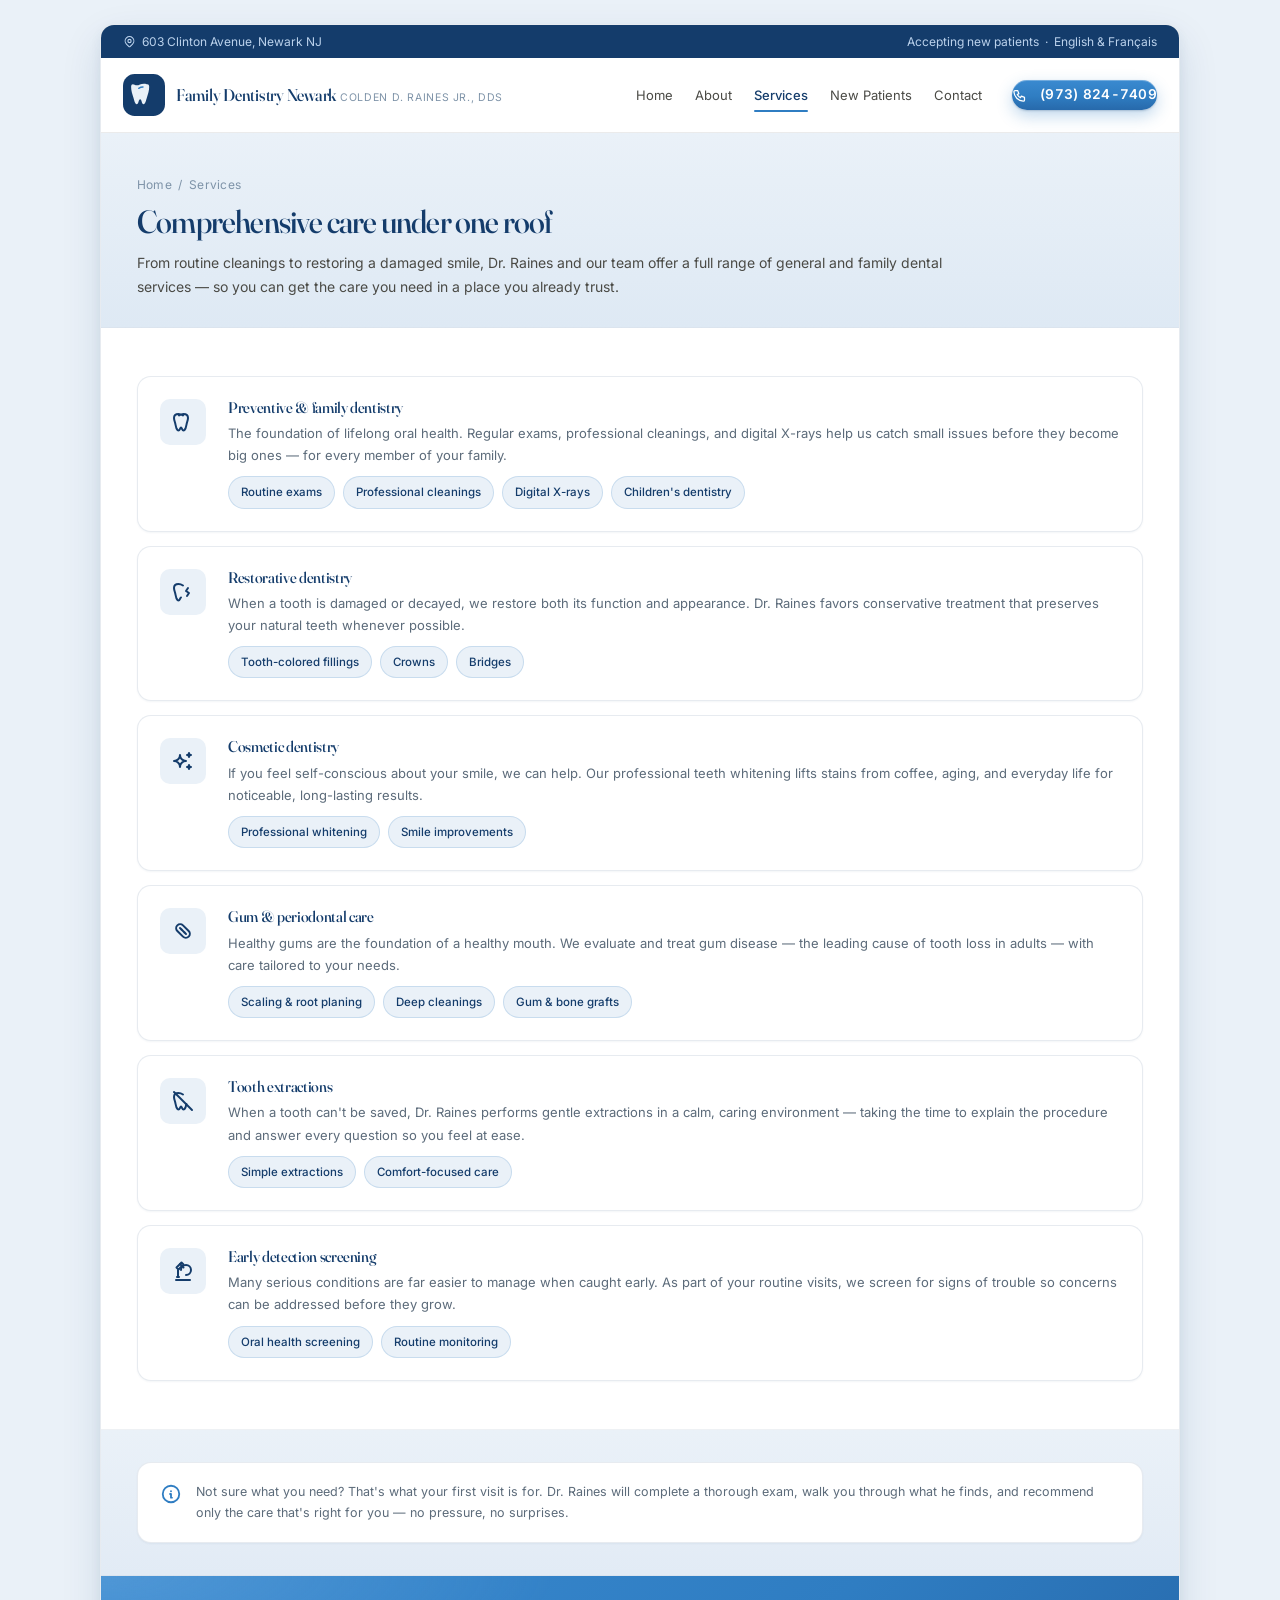
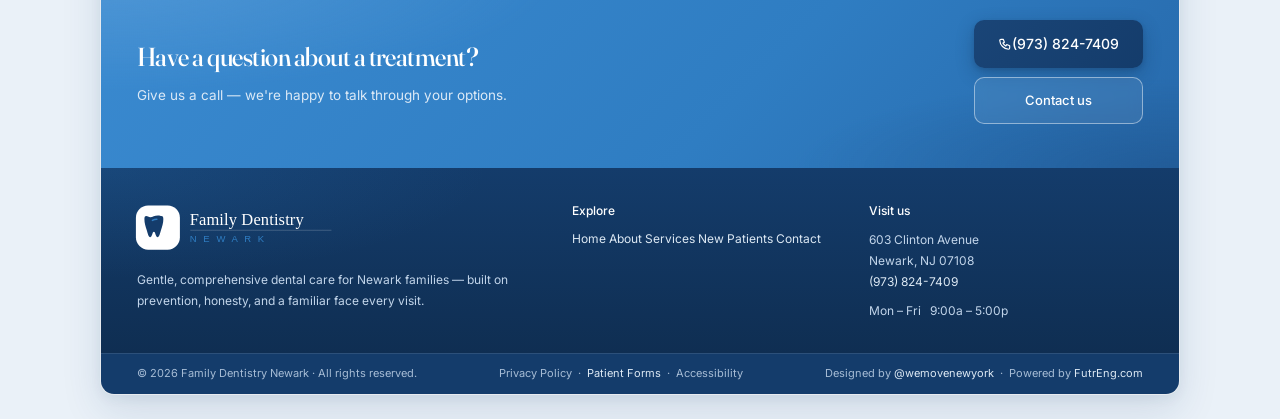
<file: services.html>
<!DOCTYPE html>
<html lang="en">
<head>
<meta charset="UTF-8">
<meta name="viewport" content="width=device-width, initial-scale=1">
<title>Dental Services in Newark, NJ | Family Dentistry Newark</title>
<meta name="description" content="Comprehensive dental services in Newark, NJ — preventive and family dentistry, restorative care, cosmetic whitening, gum care, extractions, and screenings with Dr. Colden Raines Jr., DDS.">
<meta name="robots" content="index, follow">
<link rel="canonical" href="https://family-dentistry-newark.vercel.app/services.html">
<meta property="og:title" content="Dental Services in Newark, NJ | Family Dentistry Newark">
<meta property="og:description" content="A full range of general and family dental services on Clinton Avenue in Newark.">
<meta property="og:type" content="website">
<meta property="og:url" content="https://family-dentistry-newark.vercel.app/services.html">
<link rel="icon" href="logo-icon.svg" type="image/svg+xml">
<link rel="preconnect" href="https://fonts.googleapis.com">
<link rel="preconnect" href="https://fonts.gstatic.com" crossorigin>
<link rel="stylesheet" href="icons.css">
<link rel="stylesheet" href="https://fonts.googleapis.com/css2?family=Fraunces:opsz,wght@9..144,400;9..144,500;9..144,600&family=Inter:wght@400;500;600&display=swap">
<link rel="stylesheet" href="styles.css">
</head>
<body>
<div class="shell">

  <div class="utilbar">
    <span><i class="ti ti-map-pin" aria-hidden="true"></i>&nbsp; 603 Clinton Avenue, Newark NJ</span>
    <span>Accepting new patients &nbsp;&middot;&nbsp; English &amp; Fran&ccedil;ais</span>
  </div>

  <header class="masthead">
    <a class="brand" href="index.html" aria-label="Family Dentistry Newark — home">
      <span class="brand-mark"><img src="logo-icon.svg" alt="" width="42" height="42"></span>
      <span>
        <span class="brand-name">Family Dentistry Newark</span>
        <span class="brand-sub">Colden D. Raines Jr., DDS</span>
      </span>
    </a>
    <button class="navtoggle" aria-label="Toggle navigation menu" aria-expanded="false">
      <i class="ti ti-menu-2" aria-hidden="true"></i>
    </button>
    <nav class="mainnav" aria-label="Main navigation">
      <a href="index.html">Home</a>
      <a href="about.html">About</a>
      <a href="services.html" class="active" aria-current="page">Services</a>
      <a href="new-patients.html">New Patients</a>
      <a href="contact.html">Contact</a>
      <a class="nav-call" href="tel:+19738247409"><i class="ti ti-phone" aria-hidden="true"></i><span>(973) 824-7409</span></a>
    </nav>
  </header>

  <main>
    <div class="breadcrumb">
      <p class="crumb"><a href="index.html">Home</a> &nbsp;/&nbsp; Services</p>
      <h1>Comprehensive care under one roof</h1>
      <p>From routine cleanings to restoring a damaged smile, Dr. Raines and our team offer a full range of general and family dental services &mdash; so you can get the care you need in a place you already trust.</p>
    </div>

    <section class="section bordered">
      <div class="servrow">
        <div class="servrow-icon"><i class="ti ti-tooth" aria-hidden="true"></i></div>
        <div>
          <h2 style="font-size:15.5px;margin-bottom:5px;">Preventive &amp; family dentistry</h2>
          <p>The foundation of lifelong oral health. Regular exams, professional cleanings, and digital X-rays help us catch small issues before they become big ones &mdash; for every member of your family.</p>
          <div class="tags">
            <span class="tag">Routine exams</span>
            <span class="tag">Professional cleanings</span>
            <span class="tag">Digital X-rays</span>
            <span class="tag">Children's dentistry</span>
          </div>
        </div>
      </div>
      <div class="servrow">
        <div class="servrow-icon"><i class="ti ti-dental-broken" aria-hidden="true"></i></div>
        <div>
          <h2 style="font-size:15.5px;margin-bottom:5px;">Restorative dentistry</h2>
          <p>When a tooth is damaged or decayed, we restore both its function and appearance. Dr. Raines favors conservative treatment that preserves your natural teeth whenever possible.</p>
          <div class="tags">
            <span class="tag">Tooth-colored fillings</span>
            <span class="tag">Crowns</span>
            <span class="tag">Bridges</span>
          </div>
        </div>
      </div>
      <div class="servrow">
        <div class="servrow-icon"><i class="ti ti-sparkles" aria-hidden="true"></i></div>
        <div>
          <h2 style="font-size:15.5px;margin-bottom:5px;">Cosmetic dentistry</h2>
          <p>If you feel self-conscious about your smile, we can help. Our professional teeth whitening lifts stains from coffee, aging, and everyday life for noticeable, long-lasting results.</p>
          <div class="tags">
            <span class="tag">Professional whitening</span>
            <span class="tag">Smile improvements</span>
          </div>
        </div>
      </div>
      <div class="servrow">
        <div class="servrow-icon"><i class="ti ti-bandage" aria-hidden="true"></i></div>
        <div>
          <h2 style="font-size:15.5px;margin-bottom:5px;">Gum &amp; periodontal care</h2>
          <p>Healthy gums are the foundation of a healthy mouth. We evaluate and treat gum disease &mdash; the leading cause of tooth loss in adults &mdash; with care tailored to your needs.</p>
          <div class="tags">
            <span class="tag">Scaling &amp; root planing</span>
            <span class="tag">Deep cleanings</span>
            <span class="tag">Gum &amp; bone grafts</span>
          </div>
        </div>
      </div>
      <div class="servrow">
        <div class="servrow-icon"><i class="ti ti-tooth-off" aria-hidden="true"></i></div>
        <div>
          <h2 style="font-size:15.5px;margin-bottom:5px;">Tooth extractions</h2>
          <p>When a tooth can't be saved, Dr. Raines performs gentle extractions in a calm, caring environment &mdash; taking the time to explain the procedure and answer every question so you feel at ease.</p>
          <div class="tags">
            <span class="tag">Simple extractions</span>
            <span class="tag">Comfort-focused care</span>
          </div>
        </div>
      </div>
      <div class="servrow">
        <div class="servrow-icon"><i class="ti ti-microscope" aria-hidden="true"></i></div>
        <div>
          <h2 style="font-size:15.5px;margin-bottom:5px;">Early detection screening</h2>
          <p>Many serious conditions are far easier to manage when caught early. As part of your routine visits, we screen for signs of trouble so concerns can be addressed before they grow.</p>
          <div class="tags">
            <span class="tag">Oral health screening</span>
            <span class="tag">Routine monitoring</span>
          </div>
        </div>
      </div>
    </section>

    <section class="section tight pale bordered">
      <div class="callout">
        <i class="ti ti-info-circle lead-icon" aria-hidden="true"></i>
        <p>Not sure what you need? That's what your first visit is for. Dr. Raines will complete a thorough exam, walk you through what he finds, and recommend only the care that's right for you &mdash; no pressure, no surprises.</p>
      </div>
    </section>

    <section class="ctaband">
      <div>
        <h2>Have a question about a treatment?</h2>
        <p>Give us a call &mdash; we're happy to talk through your options.</p>
      </div>
      <div class="ctaband-actions">
        <a class="cta-call" href="tel:+19738247409"><i class="ti ti-phone" aria-hidden="true"></i><span>(973) 824-7409</span></a>
        <a class="cta-ghost" href="contact.html">Contact us</a>
      </div>
    </section>
  </main>

  <footer class="sitefooter">
    <div>
      <img class="footer-logo" src="logo-primary-reversed.svg" alt="Family Dentistry Newark" width="240" height="64">
      <p>Gentle, comprehensive dental care for Newark families &mdash; built on prevention, honesty, and a familiar face every visit.</p>
    </div>
    <div>
      <p class="label">Explore</p>
      <nav aria-label="Footer navigation">
        <a href="index.html">Home</a>
        <a href="about.html">About</a>
        <a href="services.html">Services</a>
        <a href="new-patients.html">New Patients</a>
        <a href="contact.html">Contact</a>
      </nav>
    </div>
    <div>
      <p class="label">Visit us</p>
      <p>603 Clinton Avenue<br>Newark, NJ 07108</p>
      <p><a href="tel:+19738247409">(973) 824-7409</a></p>
      <p style="margin-top:8px;">Mon &ndash; Fri &nbsp; 9:00a &ndash; 5:00p</p>
    </div>
  </footer>
  <div class="legalbar">
    <span>&copy; 2026 Family Dentistry Newark &middot; All rights reserved.</span>
    <span>Privacy Policy &nbsp;&middot;&nbsp; <a href="https://family-dentistry-newark-intake.vercel.app" target="_blank" rel="noopener">Patient Forms</a> &nbsp;&middot;&nbsp; Accessibility</span>
    <span class="credits">Designed by <a href="https://instagram.com/wemovenewyork" target="_blank" rel="noopener">@wemovenewyork</a> &nbsp;&middot;&nbsp; Powered by <a href="https://futreng.com" target="_blank" rel="noopener">FutrEng.com</a></span>
  </div>

</div>
<script src="nav.js"></script>
</body>
</html>
</file>
<file: icons.css>
/* ===================================================================
   icons.css — self-hosted icon set for Family Dentistry Newark
   Replaces the external Tabler Icons CDN (which was 404-ing and
   leaving icons blank). Each .ti-* class renders an inline SVG via
   mask-image, so it inherits the current text color just like a font
   icon did. No external requests, nothing to break.
   =================================================================== */

.ti {
  display: inline-block;
  width: 1em;
  height: 1em;
  vertical-align: -0.125em;
  background-color: currentColor;
  -webkit-mask-repeat: no-repeat;
  mask-repeat: no-repeat;
  -webkit-mask-position: center;
  mask-position: center;
  -webkit-mask-size: contain;
  mask-size: contain;
  flex-shrink: 0;
}

/* All SVGs are 24x24 viewBox, stroke-based, stroke-width 2, round caps —
   matching the Tabler look the layout was designed around. */

.ti-phone { -webkit-mask-image: url("data:image/svg+xml,%3Csvg xmlns='http://www.w3.org/2000/svg' viewBox='0 0 24 24' fill='none' stroke='%23000' stroke-width='2' stroke-linecap='round' stroke-linejoin='round'%3E%3Cpath d='M5 4h4l2 5l-2.5 1.5a11 11 0 0 0 5 5l1.5 -2.5l5 2v4a2 2 0 0 1 -2 2a16 16 0 0 1 -15 -15a2 2 0 0 1 2 -2'/%3E%3C/svg%3E"); mask-image: url("data:image/svg+xml,%3Csvg xmlns='http://www.w3.org/2000/svg' viewBox='0 0 24 24' fill='none' stroke='%23000' stroke-width='2' stroke-linecap='round' stroke-linejoin='round'%3E%3Cpath d='M5 4h4l2 5l-2.5 1.5a11 11 0 0 0 5 5l1.5 -2.5l5 2v4a2 2 0 0 1 -2 2a16 16 0 0 1 -15 -15a2 2 0 0 1 2 -2'/%3E%3C/svg%3E"); }

.ti-map-pin { -webkit-mask-image: url("data:image/svg+xml,%3Csvg xmlns='http://www.w3.org/2000/svg' viewBox='0 0 24 24' fill='none' stroke='%23000' stroke-width='2' stroke-linecap='round' stroke-linejoin='round'%3E%3Ccircle cx='12' cy='11' r='3'/%3E%3Cpath d='M17.657 16.657l-4.243 4.243a2 2 0 0 1 -2.827 0l-4.244 -4.243a8 8 0 1 1 11.314 0z'/%3E%3C/svg%3E"); mask-image: url("data:image/svg+xml,%3Csvg xmlns='http://www.w3.org/2000/svg' viewBox='0 0 24 24' fill='none' stroke='%23000' stroke-width='2' stroke-linecap='round' stroke-linejoin='round'%3E%3Ccircle cx='12' cy='11' r='3'/%3E%3Cpath d='M17.657 16.657l-4.243 4.243a2 2 0 0 1 -2.827 0l-4.244 -4.243a8 8 0 1 1 11.314 0z'/%3E%3C/svg%3E"); }

.ti-map-2 { -webkit-mask-image: url("data:image/svg+xml,%3Csvg xmlns='http://www.w3.org/2000/svg' viewBox='0 0 24 24' fill='none' stroke='%23000' stroke-width='2' stroke-linecap='round' stroke-linejoin='round'%3E%3Cpath d='M18 6a3 3 0 1 0 -3 -3'/%3E%3Cpath d='M15 9l-3 -3l-3 9l-3 -3l-3 3'/%3E%3Cpath d='M9 6l6 15'/%3E%3Cpath d='M15 6v15'/%3E%3Cpath d='M9 21v-6'/%3E%3C/svg%3E"); mask-image: url("data:image/svg+xml,%3Csvg xmlns='http://www.w3.org/2000/svg' viewBox='0 0 24 24' fill='none' stroke='%23000' stroke-width='2' stroke-linecap='round' stroke-linejoin='round'%3E%3Cpath d='M18 6a3 3 0 1 0 -3 -3'/%3E%3Cpath d='M15 9l-3 -3l-3 9l-3 -3l-3 3'/%3E%3Cpath d='M9 6l6 15'/%3E%3Cpath d='M15 6v15'/%3E%3Cpath d='M9 21v-6'/%3E%3C/svg%3E"); }

.ti-menu-2 { -webkit-mask-image: url("data:image/svg+xml,%3Csvg xmlns='http://www.w3.org/2000/svg' viewBox='0 0 24 24' fill='none' stroke='%23000' stroke-width='2' stroke-linecap='round' stroke-linejoin='round'%3E%3Cpath d='M4 6h16'/%3E%3Cpath d='M4 12h16'/%3E%3Cpath d='M4 18h16'/%3E%3C/svg%3E"); mask-image: url("data:image/svg+xml,%3Csvg xmlns='http://www.w3.org/2000/svg' viewBox='0 0 24 24' fill='none' stroke='%23000' stroke-width='2' stroke-linecap='round' stroke-linejoin='round'%3E%3Cpath d='M4 6h16'/%3E%3Cpath d='M4 12h16'/%3E%3Cpath d='M4 18h16'/%3E%3C/svg%3E"); }

.ti-arrow-right { -webkit-mask-image: url("data:image/svg+xml,%3Csvg xmlns='http://www.w3.org/2000/svg' viewBox='0 0 24 24' fill='none' stroke='%23000' stroke-width='2' stroke-linecap='round' stroke-linejoin='round'%3E%3Cpath d='M5 12l14 0'/%3E%3Cpath d='M13 18l6 -6'/%3E%3Cpath d='M13 6l6 6'/%3E%3C/svg%3E"); mask-image: url("data:image/svg+xml,%3Csvg xmlns='http://www.w3.org/2000/svg' viewBox='0 0 24 24' fill='none' stroke='%23000' stroke-width='2' stroke-linecap='round' stroke-linejoin='round'%3E%3Cpath d='M5 12l14 0'/%3E%3Cpath d='M13 18l6 -6'/%3E%3Cpath d='M13 6l6 6'/%3E%3C/svg%3E"); }

.ti-chevron-down { -webkit-mask-image: url("data:image/svg+xml,%3Csvg xmlns='http://www.w3.org/2000/svg' viewBox='0 0 24 24' fill='none' stroke='%23000' stroke-width='2' stroke-linecap='round' stroke-linejoin='round'%3E%3Cpath d='M6 9l6 6l6 -6'/%3E%3C/svg%3E"); mask-image: url("data:image/svg+xml,%3Csvg xmlns='http://www.w3.org/2000/svg' viewBox='0 0 24 24' fill='none' stroke='%23000' stroke-width='2' stroke-linecap='round' stroke-linejoin='round'%3E%3Cpath d='M6 9l6 6l6 -6'/%3E%3C/svg%3E"); }

.ti-star { -webkit-mask-image: url("data:image/svg+xml,%3Csvg xmlns='http://www.w3.org/2000/svg' viewBox='0 0 24 24' fill='%23000' stroke='none'%3E%3Cpath d='M12 17.75l-6.172 3.245l1.179 -6.873l-5 -4.867l6.9 -1l3.086 -6.253l3.086 6.253l6.9 1l-5 4.867l1.179 6.873z'/%3E%3C/svg%3E"); mask-image: url("data:image/svg+xml,%3Csvg xmlns='http://www.w3.org/2000/svg' viewBox='0 0 24 24' fill='%23000' stroke='none'%3E%3Cpath d='M12 17.75l-6.172 3.245l1.179 -6.873l-5 -4.867l6.9 -1l3.086 -6.253l3.086 6.253l6.9 1l-5 4.867l1.179 6.873z'/%3E%3C/svg%3E"); }

.ti-tooth { -webkit-mask-image: url("data:image/svg+xml,%3Csvg xmlns='http://www.w3.org/2000/svg' viewBox='0 0 24 24' fill='none' stroke='%23000' stroke-width='2' stroke-linecap='round' stroke-linejoin='round'%3E%3Cpath d='M12 5.5c-1.5 -1 -3 -1.5 -4.5 -1.5c-2.5 0 -4.5 1.5 -4.5 4c0 1.5 .5 3 1 4.5c.5 2 1 4.5 1.5 6c.5 1 1 2 2 2c1.5 0 1.5 -3 2.5 -3s1 3 2.5 3c1 0 1.5 -1 2 -2c.5 -1.5 1 -4 1.5 -6c.5 -1.5 1 -3 1 -4.5c0 -2.5 -2 -4 -4.5 -4c-1.5 0 -3 .5 -4.5 1.5'/%3E%3C/svg%3E"); mask-image: url("data:image/svg+xml,%3Csvg xmlns='http://www.w3.org/2000/svg' viewBox='0 0 24 24' fill='none' stroke='%23000' stroke-width='2' stroke-linecap='round' stroke-linejoin='round'%3E%3Cpath d='M12 5.5c-1.5 -1 -3 -1.5 -4.5 -1.5c-2.5 0 -4.5 1.5 -4.5 4c0 1.5 .5 3 1 4.5c.5 2 1 4.5 1.5 6c.5 1 1 2 2 2c1.5 0 1.5 -3 2.5 -3s1 3 2.5 3c1 0 1.5 -1 2 -2c.5 -1.5 1 -4 1.5 -6c.5 -1.5 1 -3 1 -4.5c0 -2.5 -2 -4 -4.5 -4c-1.5 0 -3 .5 -4.5 1.5'/%3E%3C/svg%3E"); }

.ti-tooth-off { -webkit-mask-image: url("data:image/svg+xml,%3Csvg xmlns='http://www.w3.org/2000/svg' viewBox='0 0 24 24' fill='none' stroke='%23000' stroke-width='2' stroke-linecap='round' stroke-linejoin='round'%3E%3Cpath d='M12 5.5c-1.5 -1 -3 -1.5 -4.5 -1.5c-2.5 0 -4.5 1.5 -4.5 4c0 1.5 .5 3 1 4.5c.5 2 1 4.5 1.5 6c.5 1 1 2 2 2c1.5 0 1.5 -3 2.5 -3s1 3 2.5 3c1 0 1.5 -1 2 -2c.3 -.9 .6 -2.2 .9 -3.5'/%3E%3Cpath d='M3 3l18 18'/%3E%3C/svg%3E"); mask-image: url("data:image/svg+xml,%3Csvg xmlns='http://www.w3.org/2000/svg' viewBox='0 0 24 24' fill='none' stroke='%23000' stroke-width='2' stroke-linecap='round' stroke-linejoin='round'%3E%3Cpath d='M12 5.5c-1.5 -1 -3 -1.5 -4.5 -1.5c-2.5 0 -4.5 1.5 -4.5 4c0 1.5 .5 3 1 4.5c.5 2 1 4.5 1.5 6c.5 1 1 2 2 2c1.5 0 1.5 -3 2.5 -3s1 3 2.5 3c1 0 1.5 -1 2 -2c.3 -.9 .6 -2.2 .9 -3.5'/%3E%3Cpath d='M3 3l18 18'/%3E%3C/svg%3E"); }

.ti-dental-broken { -webkit-mask-image: url("data:image/svg+xml,%3Csvg xmlns='http://www.w3.org/2000/svg' viewBox='0 0 24 24' fill='none' stroke='%23000' stroke-width='2' stroke-linecap='round' stroke-linejoin='round'%3E%3Cpath d='M12 5.5c-1.5 -1 -3 -1.5 -4.5 -1.5c-2.5 0 -4.5 1.5 -4.5 4c0 1.5 .5 3 1 4.5c.5 2 1 4.5 1.5 6c.5 1 1 2 2 2c1.5 0 1.5 -3 2.5 -3'/%3E%3Cpath d='M17 8l-2 3l3 2l-2 3'/%3E%3C/svg%3E"); mask-image: url("data:image/svg+xml,%3Csvg xmlns='http://www.w3.org/2000/svg' viewBox='0 0 24 24' fill='none' stroke='%23000' stroke-width='2' stroke-linecap='round' stroke-linejoin='round'%3E%3Cpath d='M12 5.5c-1.5 -1 -3 -1.5 -4.5 -1.5c-2.5 0 -4.5 1.5 -4.5 4c0 1.5 .5 3 1 4.5c.5 2 1 4.5 1.5 6c.5 1 1 2 2 2c1.5 0 1.5 -3 2.5 -3'/%3E%3Cpath d='M17 8l-2 3l3 2l-2 3'/%3E%3C/svg%3E"); }

.ti-sparkles { -webkit-mask-image: url("data:image/svg+xml,%3Csvg xmlns='http://www.w3.org/2000/svg' viewBox='0 0 24 24' fill='none' stroke='%23000' stroke-width='2' stroke-linecap='round' stroke-linejoin='round'%3E%3Cpath d='M16 18a2 2 0 0 1 2 2a2 2 0 0 1 2 -2a2 2 0 0 1 -2 -2a2 2 0 0 1 -2 2zm0 -12a2 2 0 0 1 2 2a2 2 0 0 1 2 -2a2 2 0 0 1 -2 -2a2 2 0 0 1 -2 2zm-7 12a6 6 0 0 1 6 -6a6 6 0 0 1 -6 -6a6 6 0 0 1 -6 6a6 6 0 0 1 6 6z'/%3E%3C/svg%3E"); mask-image: url("data:image/svg+xml,%3Csvg xmlns='http://www.w3.org/2000/svg' viewBox='0 0 24 24' fill='none' stroke='%23000' stroke-width='2' stroke-linecap='round' stroke-linejoin='round'%3E%3Cpath d='M16 18a2 2 0 0 1 2 2a2 2 0 0 1 2 -2a2 2 0 0 1 -2 -2a2 2 0 0 1 -2 2zm0 -12a2 2 0 0 1 2 2a2 2 0 0 1 2 -2a2 2 0 0 1 -2 -2a2 2 0 0 1 -2 2zm-7 12a6 6 0 0 1 6 -6a6 6 0 0 1 -6 -6a6 6 0 0 1 -6 6a6 6 0 0 1 6 6z'/%3E%3C/svg%3E"); }

.ti-bandage { -webkit-mask-image: url("data:image/svg+xml,%3Csvg xmlns='http://www.w3.org/2000/svg' viewBox='0 0 24 24' fill='none' stroke='%23000' stroke-width='2' stroke-linecap='round' stroke-linejoin='round'%3E%3Cpath d='M9 9l6 6'/%3E%3Crect x='4' y='8' width='16' height='8' rx='4' transform='rotate(45 12 12)'/%3E%3Cpath d='M10.5 10.5l0 .01'/%3E%3Cpath d='M13.5 13.5l0 .01'/%3E%3C/svg%3E"); mask-image: url("data:image/svg+xml,%3Csvg xmlns='http://www.w3.org/2000/svg' viewBox='0 0 24 24' fill='none' stroke='%23000' stroke-width='2' stroke-linecap='round' stroke-linejoin='round'%3E%3Cpath d='M9 9l6 6'/%3E%3Crect x='4' y='8' width='16' height='8' rx='4' transform='rotate(45 12 12)'/%3E%3Cpath d='M10.5 10.5l0 .01'/%3E%3Cpath d='M13.5 13.5l0 .01'/%3E%3C/svg%3E"); }

.ti-microscope { -webkit-mask-image: url("data:image/svg+xml,%3Csvg xmlns='http://www.w3.org/2000/svg' viewBox='0 0 24 24' fill='none' stroke='%23000' stroke-width='2' stroke-linecap='round' stroke-linejoin='round'%3E%3Cpath d='M5 21h14'/%3E%3Cpath d='M6 18h2'/%3E%3Cpath d='M7 18v-7'/%3E%3Cpath d='M9 5l3.5 3.5'/%3E%3Cpath d='M5.5 8.5l5 -5l2 2l-5 5z'/%3E%3Cpath d='M10 11a5 5 0 1 1 5 5'/%3E%3C/svg%3E"); mask-image: url("data:image/svg+xml,%3Csvg xmlns='http://www.w3.org/2000/svg' viewBox='0 0 24 24' fill='none' stroke='%23000' stroke-width='2' stroke-linecap='round' stroke-linejoin='round'%3E%3Cpath d='M5 21h14'/%3E%3Cpath d='M6 18h2'/%3E%3Cpath d='M7 18v-7'/%3E%3Cpath d='M9 5l3.5 3.5'/%3E%3Cpath d='M5.5 8.5l5 -5l2 2l-5 5z'/%3E%3Cpath d='M10 11a5 5 0 1 1 5 5'/%3E%3C/svg%3E"); }

.ti-shield-heart { -webkit-mask-image: url("data:image/svg+xml,%3Csvg xmlns='http://www.w3.org/2000/svg' viewBox='0 0 24 24' fill='none' stroke='%23000' stroke-width='2' stroke-linecap='round' stroke-linejoin='round'%3E%3Cpath d='M12 3a12 12 0 0 0 8.5 3a12 12 0 0 1 -8.5 15a12 12 0 0 1 -8.5 -15a12 12 0 0 0 8.5 -3'/%3E%3Cpath d='M12 15l-2 -2a1.5 1.5 0 1 1 2 -2a1.5 1.5 0 1 1 2 2z'/%3E%3C/svg%3E"); mask-image: url("data:image/svg+xml,%3Csvg xmlns='http://www.w3.org/2000/svg' viewBox='0 0 24 24' fill='none' stroke='%23000' stroke-width='2' stroke-linecap='round' stroke-linejoin='round'%3E%3Cpath d='M12 3a12 12 0 0 0 8.5 3a12 12 0 0 1 -8.5 15a12 12 0 0 1 -8.5 -15a12 12 0 0 0 8.5 -3'/%3E%3Cpath d='M12 15l-2 -2a1.5 1.5 0 1 1 2 -2a1.5 1.5 0 1 1 2 2z'/%3E%3C/svg%3E"); }

.ti-shield-check { -webkit-mask-image: url("data:image/svg+xml,%3Csvg xmlns='http://www.w3.org/2000/svg' viewBox='0 0 24 24' fill='none' stroke='%23000' stroke-width='2' stroke-linecap='round' stroke-linejoin='round'%3E%3Cpath d='M12 3a12 12 0 0 0 8.5 3a12 12 0 0 1 -8.5 15a12 12 0 0 1 -8.5 -15a12 12 0 0 0 8.5 -3'/%3E%3Cpath d='M9 12l2 2l4 -4'/%3E%3C/svg%3E"); mask-image: url("data:image/svg+xml,%3Csvg xmlns='http://www.w3.org/2000/svg' viewBox='0 0 24 24' fill='none' stroke='%23000' stroke-width='2' stroke-linecap='round' stroke-linejoin='round'%3E%3Cpath d='M12 3a12 12 0 0 0 8.5 3a12 12 0 0 1 -8.5 15a12 12 0 0 1 -8.5 -15a12 12 0 0 0 8.5 -3'/%3E%3Cpath d='M9 12l2 2l4 -4'/%3E%3C/svg%3E"); }

.ti-message-circle-heart { -webkit-mask-image: url("data:image/svg+xml,%3Csvg xmlns='http://www.w3.org/2000/svg' viewBox='0 0 24 24' fill='none' stroke='%23000' stroke-width='2' stroke-linecap='round' stroke-linejoin='round'%3E%3Cpath d='M3 20l1.3 -3.9a9 8 0 1 1 3.4 2.9l-4.7 1'/%3E%3Cpath d='M12 13l-1 -1a1.4 1.4 0 1 1 1 -2.3a1.4 1.4 0 1 1 1 2.3z'/%3E%3C/svg%3E"); mask-image: url("data:image/svg+xml,%3Csvg xmlns='http://www.w3.org/2000/svg' viewBox='0 0 24 24' fill='none' stroke='%23000' stroke-width='2' stroke-linecap='round' stroke-linejoin='round'%3E%3Cpath d='M3 20l1.3 -3.9a9 8 0 1 1 3.4 2.9l-4.7 1'/%3E%3Cpath d='M12 13l-1 -1a1.4 1.4 0 1 1 1 -2.3a1.4 1.4 0 1 1 1 2.3z'/%3E%3C/svg%3E"); }

.ti-message-2 { -webkit-mask-image: url("data:image/svg+xml,%3Csvg xmlns='http://www.w3.org/2000/svg' viewBox='0 0 24 24' fill='none' stroke='%23000' stroke-width='2' stroke-linecap='round' stroke-linejoin='round'%3E%3Cpath d='M12 20l-3 -3h-2a3 3 0 0 1 -3 -3v-6a3 3 0 0 1 3 -3h10a3 3 0 0 1 3 3v6a3 3 0 0 1 -3 3h-2l-3 3'/%3E%3Cpath d='M8 9l8 0'/%3E%3Cpath d='M8 13l6 0'/%3E%3C/svg%3E"); mask-image: url("data:image/svg+xml,%3Csvg xmlns='http://www.w3.org/2000/svg' viewBox='0 0 24 24' fill='none' stroke='%23000' stroke-width='2' stroke-linecap='round' stroke-linejoin='round'%3E%3Cpath d='M12 20l-3 -3h-2a3 3 0 0 1 -3 -3v-6a3 3 0 0 1 3 -3h10a3 3 0 0 1 3 3v6a3 3 0 0 1 -3 3h-2l-3 3'/%3E%3Cpath d='M8 9l8 0'/%3E%3Cpath d='M8 13l6 0'/%3E%3C/svg%3E"); }

.ti-home-heart { -webkit-mask-image: url("data:image/svg+xml,%3Csvg xmlns='http://www.w3.org/2000/svg' viewBox='0 0 24 24' fill='none' stroke='%23000' stroke-width='2' stroke-linecap='round' stroke-linejoin='round'%3E%3Cpath d='M19 10l-7 -7l-9 9h2v7a2 2 0 0 0 2 2h5'/%3E%3Cpath d='M19 21l2.5 -2.5a1.7 1.7 0 1 0 -2.5 -2.2a1.7 1.7 0 1 0 -2.5 2.2z'/%3E%3C/svg%3E"); mask-image: url("data:image/svg+xml,%3Csvg xmlns='http://www.w3.org/2000/svg' viewBox='0 0 24 24' fill='none' stroke='%23000' stroke-width='2' stroke-linecap='round' stroke-linejoin='round'%3E%3Cpath d='M19 10l-7 -7l-9 9h2v7a2 2 0 0 0 2 2h5'/%3E%3Cpath d='M19 21l2.5 -2.5a1.7 1.7 0 1 0 -2.5 -2.2a1.7 1.7 0 1 0 -2.5 2.2z'/%3E%3C/svg%3E"); }

.ti-heart-handshake { -webkit-mask-image: url("data:image/svg+xml,%3Csvg xmlns='http://www.w3.org/2000/svg' viewBox='0 0 24 24' fill='none' stroke='%23000' stroke-width='2' stroke-linecap='round' stroke-linejoin='round'%3E%3Cpath d='M12 20l-7 -7a4 4 0 0 1 6 -6l1 1l1 -1a4 4 0 0 1 6 6'/%3E%3Cpath d='M12 8l-2.5 2.5a1.4 1.4 0 0 0 2 2l1.5 -1.5l2 2a1.4 1.4 0 0 0 2 -2'/%3E%3C/svg%3E"); mask-image: url("data:image/svg+xml,%3Csvg xmlns='http://www.w3.org/2000/svg' viewBox='0 0 24 24' fill='none' stroke='%23000' stroke-width='2' stroke-linecap='round' stroke-linejoin='round'%3E%3Cpath d='M12 20l-7 -7a4 4 0 0 1 6 -6l1 1l1 -1a4 4 0 0 1 6 6'/%3E%3Cpath d='M12 8l-2.5 2.5a1.4 1.4 0 0 0 2 2l1.5 -1.5l2 2a1.4 1.4 0 0 0 2 -2'/%3E%3C/svg%3E"); }

.ti-building-community { -webkit-mask-image: url("data:image/svg+xml,%3Csvg xmlns='http://www.w3.org/2000/svg' viewBox='0 0 24 24' fill='none' stroke='%23000' stroke-width='2' stroke-linecap='round' stroke-linejoin='round'%3E%3Cpath d='M8 9l5 5'/%3E%3Cpath d='M3 21h18'/%3E%3Cpath d='M5 21v-14l8 -4v18'/%3E%3Cpath d='M19 21v-10l-6 -4'/%3E%3Cpath d='M9 9v.01'/%3E%3Cpath d='M9 13v.01'/%3E%3Cpath d='M9 17v.01'/%3E%3C/svg%3E"); mask-image: url("data:image/svg+xml,%3Csvg xmlns='http://www.w3.org/2000/svg' viewBox='0 0 24 24' fill='none' stroke='%23000' stroke-width='2' stroke-linecap='round' stroke-linejoin='round'%3E%3Cpath d='M8 9l5 5'/%3E%3Cpath d='M3 21h18'/%3E%3Cpath d='M5 21v-14l8 -4v18'/%3E%3Cpath d='M19 21v-10l-6 -4'/%3E%3Cpath d='M9 9v.01'/%3E%3Cpath d='M9 13v.01'/%3E%3Cpath d='M9 17v.01'/%3E%3C/svg%3E"); }

.ti-users-group { -webkit-mask-image: url("data:image/svg+xml,%3Csvg xmlns='http://www.w3.org/2000/svg' viewBox='0 0 24 24' fill='none' stroke='%23000' stroke-width='2' stroke-linecap='round' stroke-linejoin='round'%3E%3Ccircle cx='10' cy='8' r='3'/%3E%3Cpath d='M5 20v-1a4 4 0 0 1 4 -4h2a4 4 0 0 1 4 4v1'/%3E%3Ccircle cx='17' cy='6' r='2'/%3E%3Cpath d='M16.5 12a3 3 0 0 1 3.5 3v1'/%3E%3C/svg%3E"); mask-image: url("data:image/svg+xml,%3Csvg xmlns='http://www.w3.org/2000/svg' viewBox='0 0 24 24' fill='none' stroke='%23000' stroke-width='2' stroke-linecap='round' stroke-linejoin='round'%3E%3Ccircle cx='10' cy='8' r='3'/%3E%3Cpath d='M5 20v-1a4 4 0 0 1 4 -4h2a4 4 0 0 1 4 4v1'/%3E%3Ccircle cx='17' cy='6' r='2'/%3E%3Cpath d='M16.5 12a3 3 0 0 1 3.5 3v1'/%3E%3C/svg%3E"); }

.ti-user-circle { -webkit-mask-image: url("data:image/svg+xml,%3Csvg xmlns='http://www.w3.org/2000/svg' viewBox='0 0 24 24' fill='none' stroke='%23000' stroke-width='2' stroke-linecap='round' stroke-linejoin='round'%3E%3Ccircle cx='12' cy='12' r='9'/%3E%3Ccircle cx='12' cy='10' r='3'/%3E%3Cpath d='M6.2 18a4.8 4.8 0 0 1 4.8 -3h2a4.8 4.8 0 0 1 4.8 3'/%3E%3C/svg%3E"); mask-image: url("data:image/svg+xml,%3Csvg xmlns='http://www.w3.org/2000/svg' viewBox='0 0 24 24' fill='none' stroke='%23000' stroke-width='2' stroke-linecap='round' stroke-linejoin='round'%3E%3Ccircle cx='12' cy='12' r='9'/%3E%3Ccircle cx='12' cy='10' r='3'/%3E%3Cpath d='M6.2 18a4.8 4.8 0 0 1 4.8 -3h2a4.8 4.8 0 0 1 4.8 3'/%3E%3C/svg%3E"); }

.ti-clock { -webkit-mask-image: url("data:image/svg+xml,%3Csvg xmlns='http://www.w3.org/2000/svg' viewBox='0 0 24 24' fill='none' stroke='%23000' stroke-width='2' stroke-linecap='round' stroke-linejoin='round'%3E%3Ccircle cx='12' cy='12' r='9'/%3E%3Cpath d='M12 7v5l3 3'/%3E%3C/svg%3E"); mask-image: url("data:image/svg+xml,%3Csvg xmlns='http://www.w3.org/2000/svg' viewBox='0 0 24 24' fill='none' stroke='%23000' stroke-width='2' stroke-linecap='round' stroke-linejoin='round'%3E%3Ccircle cx='12' cy='12' r='9'/%3E%3Cpath d='M12 7v5l3 3'/%3E%3C/svg%3E"); }

.ti-clock-hour-4 { -webkit-mask-image: url("data:image/svg+xml,%3Csvg xmlns='http://www.w3.org/2000/svg' viewBox='0 0 24 24' fill='none' stroke='%23000' stroke-width='2' stroke-linecap='round' stroke-linejoin='round'%3E%3Ccircle cx='12' cy='12' r='9'/%3E%3Cpath d='M12 12l3 2'/%3E%3Cpath d='M12 7v5'/%3E%3C/svg%3E"); mask-image: url("data:image/svg+xml,%3Csvg xmlns='http://www.w3.org/2000/svg' viewBox='0 0 24 24' fill='none' stroke='%23000' stroke-width='2' stroke-linecap='round' stroke-linejoin='round'%3E%3Ccircle cx='12' cy='12' r='9'/%3E%3Cpath d='M12 12l3 2'/%3E%3Cpath d='M12 7v5'/%3E%3C/svg%3E"); }

.ti-eye-check { -webkit-mask-image: url("data:image/svg+xml,%3Csvg xmlns='http://www.w3.org/2000/svg' viewBox='0 0 24 24' fill='none' stroke='%23000' stroke-width='2' stroke-linecap='round' stroke-linejoin='round'%3E%3Ccircle cx='12' cy='12' r='2'/%3E%3Cpath d='M22 12c-2.5 4 -5.5 6 -10 6s-7.5 -2 -10 -6c2.5 -4 5.5 -6 10 -6c2 0 3.8 .4 5.4 1.2'/%3E%3Cpath d='M15 19l2 2l4 -4'/%3E%3C/svg%3E"); mask-image: url("data:image/svg+xml,%3Csvg xmlns='http://www.w3.org/2000/svg' viewBox='0 0 24 24' fill='none' stroke='%23000' stroke-width='2' stroke-linecap='round' stroke-linejoin='round'%3E%3Ccircle cx='12' cy='12' r='2'/%3E%3Cpath d='M22 12c-2.5 4 -5.5 6 -10 6s-7.5 -2 -10 -6c2.5 -4 5.5 -6 10 -6c2 0 3.8 .4 5.4 1.2'/%3E%3Cpath d='M15 19l2 2l4 -4'/%3E%3C/svg%3E"); }

.ti-circle-check { -webkit-mask-image: url("data:image/svg+xml,%3Csvg xmlns='http://www.w3.org/2000/svg' viewBox='0 0 24 24' fill='none' stroke='%23000' stroke-width='2' stroke-linecap='round' stroke-linejoin='round'%3E%3Ccircle cx='12' cy='12' r='9'/%3E%3Cpath d='M9 12l2 2l4 -4'/%3E%3C/svg%3E"); mask-image: url("data:image/svg+xml,%3Csvg xmlns='http://www.w3.org/2000/svg' viewBox='0 0 24 24' fill='none' stroke='%23000' stroke-width='2' stroke-linecap='round' stroke-linejoin='round'%3E%3Ccircle cx='12' cy='12' r='9'/%3E%3Cpath d='M9 12l2 2l4 -4'/%3E%3C/svg%3E"); }

.ti-info-circle { -webkit-mask-image: url("data:image/svg+xml,%3Csvg xmlns='http://www.w3.org/2000/svg' viewBox='0 0 24 24' fill='none' stroke='%23000' stroke-width='2' stroke-linecap='round' stroke-linejoin='round'%3E%3Ccircle cx='12' cy='12' r='9'/%3E%3Cpath d='M12 9h.01'/%3E%3Cpath d='M11 12h1v4h1'/%3E%3C/svg%3E"); mask-image: url("data:image/svg+xml,%3Csvg xmlns='http://www.w3.org/2000/svg' viewBox='0 0 24 24' fill='none' stroke='%23000' stroke-width='2' stroke-linecap='round' stroke-linejoin='round'%3E%3Ccircle cx='12' cy='12' r='9'/%3E%3Cpath d='M12 9h.01'/%3E%3Cpath d='M11 12h1v4h1'/%3E%3C/svg%3E"); }

.ti-urgent { -webkit-mask-image: url("data:image/svg+xml,%3Csvg xmlns='http://www.w3.org/2000/svg' viewBox='0 0 24 24' fill='none' stroke='%23000' stroke-width='2' stroke-linecap='round' stroke-linejoin='round'%3E%3Cpath d='M12 9v4'/%3E%3Cpath d='M10.3 3.9l-8.1 13.6a2 2 0 0 0 1.7 3h16.2a2 2 0 0 0 1.7 -3l-8.1 -13.6a2 2 0 0 0 -3.4 0z'/%3E%3Cpath d='M12 16h.01'/%3E%3C/svg%3E"); mask-image: url("data:image/svg+xml,%3Csvg xmlns='http://www.w3.org/2000/svg' viewBox='0 0 24 24' fill='none' stroke='%23000' stroke-width='2' stroke-linecap='round' stroke-linejoin='round'%3E%3Cpath d='M12 9v4'/%3E%3Cpath d='M10.3 3.9l-8.1 13.6a2 2 0 0 0 1.7 3h16.2a2 2 0 0 0 1.7 -3l-8.1 -13.6a2 2 0 0 0 -3.4 0z'/%3E%3Cpath d='M12 16h.01'/%3E%3C/svg%3E"); }

.ti-credit-card { -webkit-mask-image: url("data:image/svg+xml,%3Csvg xmlns='http://www.w3.org/2000/svg' viewBox='0 0 24 24' fill='none' stroke='%23000' stroke-width='2' stroke-linecap='round' stroke-linejoin='round'%3E%3Crect x='3' y='5' width='18' height='14' rx='3'/%3E%3Cpath d='M3 10h18'/%3E%3Cpath d='M7 15h2'/%3E%3C/svg%3E"); mask-image: url("data:image/svg+xml,%3Csvg xmlns='http://www.w3.org/2000/svg' viewBox='0 0 24 24' fill='none' stroke='%23000' stroke-width='2' stroke-linecap='round' stroke-linejoin='round'%3E%3Crect x='3' y='5' width='18' height='14' rx='3'/%3E%3Cpath d='M3 10h18'/%3E%3Cpath d='M7 15h2'/%3E%3C/svg%3E"); }

.ti-language { -webkit-mask-image: url("data:image/svg+xml,%3Csvg xmlns='http://www.w3.org/2000/svg' viewBox='0 0 24 24' fill='none' stroke='%23000' stroke-width='2' stroke-linecap='round' stroke-linejoin='round'%3E%3Cpath d='M4 5h7'/%3E%3Cpath d='M9 3v2c0 4.4 -2 7 -5 9'/%3E%3Cpath d='M5 9c0 2.1 2.7 4 6 4'/%3E%3Cpath d='M12 20l4 -9l4 9'/%3E%3Cpath d='M19.1 18h-6.2'/%3E%3C/svg%3E"); mask-image: url("data:image/svg+xml,%3Csvg xmlns='http://www.w3.org/2000/svg' viewBox='0 0 24 24' fill='none' stroke='%23000' stroke-width='2' stroke-linecap='round' stroke-linejoin='round'%3E%3Cpath d='M4 5h7'/%3E%3Cpath d='M9 3v2c0 4.4 -2 7 -5 9'/%3E%3Cpath d='M5 9c0 2.1 2.7 4 6 4'/%3E%3Cpath d='M12 20l4 -9l4 9'/%3E%3Cpath d='M19.1 18h-6.2'/%3E%3C/svg%3E"); }

.ti-palette { -webkit-mask-image: url("data:image/svg+xml,%3Csvg xmlns='http://www.w3.org/2000/svg' viewBox='0 0 24 24' fill='none' stroke='%23000' stroke-width='2' stroke-linecap='round' stroke-linejoin='round'%3E%3Cpath d='M12 21a9 9 0 0 1 0 -18c4.97 0 9 3.5 9 8c0 3 -2 4 -4 4h-2a2 2 0 0 0 -1 4a1 1 0 0 1 -1 2'/%3E%3Cpath d='M7.5 10.5h.01'/%3E%3Cpath d='M12 7.5h.01'/%3E%3Cpath d='M16.5 10.5h.01'/%3E%3C/svg%3E"); mask-image: url("data:image/svg+xml,%3Csvg xmlns='http://www.w3.org/2000/svg' viewBox='0 0 24 24' fill='none' stroke='%23000' stroke-width='2' stroke-linecap='round' stroke-linejoin='round'%3E%3Cpath d='M12 21a9 9 0 0 1 0 -18c4.97 0 9 3.5 9 8c0 3 -2 4 -4 4h-2a2 2 0 0 0 -1 4a1 1 0 0 1 -1 2'/%3E%3Cpath d='M7.5 10.5h.01'/%3E%3Cpath d='M12 7.5h.01'/%3E%3Cpath d='M16.5 10.5h.01'/%3E%3C/svg%3E"); }
</file>
<file: styles.css>
:root {
    --navy: #143C6B;
    --blue: #2F7DC2;
    --blue-light: #7FB4E3;
    --pale: #EAF1F8;
    --white: #FFFFFF;
    --ink: #4A4A45;
    --slate: #5C6B7A;
    --mute: #7E93A8;
    --line: rgba(20,60,107,0.10);
    --line-soft: rgba(20,60,107,0.07);
    --radius-md: 10px;
    --radius-lg: 14px;
    --maxw: 1080px;
    --sans: "Inter", -apple-system, BlinkMacSystemFont, "Segoe UI", Roboto, Helvetica, Arial, sans-serif;
    --display: "Fraunces", Georgia, "Times New Roman", serif;
    --serif: "Fraunces", Georgia, "Times New Roman", serif;
    --shadow-xs: 0 1px 2px rgba(20,60,107,0.05);
    --shadow-sm: 0 2px 8px rgba(20,60,107,0.06), 0 1px 2px rgba(20,60,107,0.04);
    --shadow-md: 0 6px 20px rgba(20,60,107,0.08), 0 2px 6px rgba(20,60,107,0.05);
    --shadow-lg: 0 16px 40px rgba(20,60,107,0.12), 0 4px 12px rgba(20,60,107,0.06);
    --ease: cubic-bezier(0.2, 0.7, 0.2, 1);
    --t-fast: 160ms;
    --t-base: 240ms;
    --t-slow: 420ms;
  }
  * { box-sizing: border-box; margin: 0; padding: 0; }
  html { scroll-behavior: smooth; }
  body {
    font-family: var(--sans);
    color: var(--ink);
    background: var(--pale);
    line-height: 1.6;
    -webkit-font-smoothing: antialiased;
    -moz-osx-font-smoothing: grayscale;
    text-rendering: optimizeLegibility;
  }
  img { max-width: 100%; display: block; }
  a { color: inherit; text-decoration: none; }
  h1, h2 {
    font-family: var(--display);
    font-weight: 500;
    color: var(--navy);
    letter-spacing: -0.022em;
    font-variation-settings: "opsz" 96;
  }
  h3 {
    font-family: var(--sans);
    font-weight: 600;
    color: var(--navy);
    letter-spacing: -0.012em;
  }

  /* Reveal-on-scroll */
  .reveal { opacity: 0; transform: translateY(14px); transition: opacity var(--t-slow) var(--ease), transform var(--t-slow) var(--ease); }
  .reveal.in { opacity: 1; transform: none; }
  .reveal-stagger > * { opacity: 0; transform: translateY(10px); transition: opacity var(--t-slow) var(--ease), transform var(--t-slow) var(--ease); }
  .reveal-stagger.in > * { opacity: 1; transform: none; }
  .reveal-stagger.in > *:nth-child(1) { transition-delay: 60ms; }
  .reveal-stagger.in > *:nth-child(2) { transition-delay: 130ms; }
  .reveal-stagger.in > *:nth-child(3) { transition-delay: 200ms; }
  .reveal-stagger.in > *:nth-child(4) { transition-delay: 270ms; }
  .reveal-stagger.in > *:nth-child(5) { transition-delay: 340ms; }
  .reveal-stagger.in > *:nth-child(6) { transition-delay: 410ms; }
  @media (prefers-reduced-motion: reduce) {
    .reveal, .reveal-stagger > * { opacity: 1 !important; transform: none !important; transition: none !important; }
    html { scroll-behavior: auto; }
  }
  .sr-only {
    position: absolute; width: 1px; height: 1px; padding: 0; margin: -1px;
    overflow: hidden; clip: rect(0,0,0,0); white-space: nowrap; border: 0;
  }

  /* ---- Shell ---- */
  .shell {
    max-width: var(--maxw);
    margin: 1.5rem auto;
    background: var(--white);
    border: 0.5px solid var(--line);
    border-radius: var(--radius-lg);
    overflow: hidden;
    box-shadow: var(--shadow-lg);
  }

  /* ---- Utility bar ---- */
  .utilbar {
    background: var(--navy);
    color: #BBD2EC;
    display: flex;
    justify-content: space-between;
    align-items: center;
    padding: 7px 22px;
    font-size: 12px;
  }
  .utilbar i { font-size: 13px; vertical-align: -2px; }

  /* ---- Header / nav ---- */
  header.masthead {
    display: flex;
    justify-content: space-between;
    align-items: center;
    padding: 16px 22px;
    border-bottom: 0.5px solid rgba(0,0,0,0.08);
    flex-wrap: wrap;
    gap: 12px;
  }
  .brand { display: flex; align-items: center; gap: 11px; }
  .brand-mark {
    width: 42px; height: 42px;
    display: flex; align-items: center; justify-content: center;
    flex-shrink: 0;
  }
  .brand-mark i { font-size: 22px; color: var(--white); }
  .brand-mark img { width: 100%; height: 100%; display: block; }
  .brand-name { font-family: var(--display); font-size: 17px; font-weight: 500; letter-spacing: -0.015em; color: var(--navy); font-variation-settings: "opsz" 144; }
  .brand-sub { font-size: 10.5px; color: var(--mute); letter-spacing: 0.06em; text-transform: uppercase; }
  nav.mainnav { display: flex; align-items: center; gap: 22px; font-size: 13px; color: var(--ink); }
  nav.mainnav a { cursor: pointer; padding: 4px 0; position: relative; transition: color var(--t-fast) var(--ease); }
  nav.mainnav a:not(.nav-call)::after {
    content: ""; position: absolute; left: 0; right: 0; bottom: -2px;
    height: 2px; background: var(--blue); border-radius: 2px;
    transform: scaleX(0); transform-origin: left center;
    transition: transform var(--t-base) var(--ease);
  }
  nav.mainnav a:hover { color: var(--blue); }
  nav.mainnav a:hover::after { transform: scaleX(1); }
  nav.mainnav a.active { color: var(--navy); font-weight: 500; }
  nav.mainnav a.active::after { transform: scaleX(1); }
  .nav-call {
    position: relative;
    background: linear-gradient(180deg, #3A8AD0 0%, var(--blue) 55%, #2769AB 100%);
    color: var(--white) !important;
    padding: 13px 26px;
    border-radius: 999px;
    display: inline-flex; align-items: center; gap: 13px;
    margin-left: 8px;
    box-shadow:
      inset 0 1px 0 rgba(255,255,255,0.28),
      0 1px 2px rgba(20,60,107,0.22),
      0 6px 16px rgba(47,125,194,0.30);
    transition: transform var(--t-fast) var(--ease), box-shadow var(--t-base) var(--ease), filter var(--t-fast) var(--ease);
  }
  .nav-call span {
    font-family: var(--sans);
    font-weight: 600;
    font-size: 13.5px;
    letter-spacing: 0.02em;
    font-variant-numeric: tabular-nums;
    font-feature-settings: "tnum" 1;
  }
  .nav-call::after { display: none !important; }
  .nav-call:hover {
    transform: translateY(-1px); filter: brightness(1.06);
    box-shadow:
      inset 0 1px 0 rgba(255,255,255,0.32),
      0 2px 4px rgba(20,60,107,0.26),
      0 10px 24px rgba(47,125,194,0.38);
  }
  .nav-call:active { transform: translateY(0); filter: brightness(0.97); }
  .nav-call i {
    font-size: 15px;
    vertical-align: 0;
    transition: transform var(--t-base) var(--ease);
  }
  .nav-call:hover i { transform: rotate(-12deg); }
  .navtoggle {
    display: none; background: none; border: 0.5px solid var(--line);
    border-radius: var(--radius-md); padding: 8px 10px; cursor: pointer; color: var(--navy);
  }
  .navtoggle i { font-size: 20px; }

  /* ---- Page fade-in (multi-page) ---- */
  main { animation: pageIn var(--t-slow) var(--ease) both; }
  @keyframes pageIn {
    from { opacity: 0; transform: translateY(6px); }
    to   { opacity: 1; transform: none; }
  }
  @media (prefers-reduced-motion: reduce) {
    main { animation: none; }
  }

  /* ---- Hero entrance choreography ---- */
  .hero .hero-eyebrow,
  .hero .hero-title,
  .hero p.lead,
  .hero-ctas,
  .callcard {
    opacity: 0;
    animation: heroEnter 560ms var(--ease) forwards;
  }
  .hero .hero-eyebrow { animation-delay: 80ms; }
  .hero .hero-title   { animation-delay: 180ms; }
  .hero p.lead        { animation-delay: 320ms; }
  .hero-ctas          { animation-delay: 460ms; }
  .callcard           { animation-delay: 240ms; }
  @keyframes heroEnter {
    from { opacity: 0; transform: translateY(12px); }
    to   { opacity: 1; transform: none; }
  }
  @media (prefers-reduced-motion: reduce) {
    .hero .hero-eyebrow, .hero .hero-title, .hero p.lead,
    .hero-ctas, .callcard {
      animation: none; opacity: 1; transform: none;
    }
  }

  .breadcrumb {
    background: linear-gradient(180deg, var(--pale) 0%, #DEE9F4 100%);
    padding: 2rem 2.25rem 1.75rem;
    border-bottom: 0.5px solid var(--line-soft);
  }
  .breadcrumb .crumb { font-size: 12px; color: var(--mute); margin-bottom: 8px; letter-spacing: 0.02em; }
  .breadcrumb h1 { font-family: var(--display); font-size: 32px; line-height: 1.15; letter-spacing: -0.025em; font-variation-settings: "opsz" 144; }
  .breadcrumb p { font-size: 14px; color: var(--ink); line-height: 1.72; max-width: 82%; margin-top: 10px; }

  .eyebrow {
    font-size: 11.5px; font-weight: 600; color: var(--blue);
    letter-spacing: 0.12em; text-transform: uppercase; margin-bottom: 10px;
    display: inline-flex; align-items: center; gap: 9px;
  }
  .eyebrow::before {
    content: ""; width: 22px; height: 1.5px; background: currentColor;
    display: inline-block; border-radius: 2px;
  }
  .section { padding: 3rem 2.25rem; }
  .section.tight { padding: 2rem 2.25rem; }
  .section.pale { background: linear-gradient(180deg, var(--pale) 0%, #E2EBF5 100%); }
  .section.white { background: var(--white); }
  .section.bordered { border-bottom: 0.5px solid var(--line-soft); }
  .section h2 { font-size: 27px; line-height: 1.18; }

  /* ---- Hero ---- */
  .hero {
    background:
      radial-gradient(80% 100% at 0% 0%, rgba(47,125,194,0.32), transparent 60%),
      radial-gradient(60% 80% at 100% 100%, rgba(127,180,227,0.18), transparent 60%),
      linear-gradient(180deg, #163F70 0%, var(--navy) 60%, #102E54 100%);
    padding: 3rem 2.25rem;
    display: grid;
    grid-template-columns: 1.25fr 1fr;
    gap: 32px;
    align-items: center;
    position: relative;
    overflow: hidden;
  }
  .hero::after {
    content: ""; position: absolute; inset: 0;
    background: radial-gradient(circle at 30% 0%, rgba(255,255,255,0.08), transparent 40%);
    pointer-events: none;
  }
  .hero > * { position: relative; z-index: 1; }
  .hero-eyebrow {
    font-size: 11.5px; font-weight: 500; color: var(--blue-light);
    letter-spacing: 0.12em; text-transform: uppercase; margin-bottom: 14px;
  }
  .hero h1, .hero .hero-title { font-family: var(--display); font-size: 38px; font-weight: 500; line-height: 1.12; color: var(--white); letter-spacing: -0.025em; margin-bottom: 16px; font-variation-settings: "opsz" 144; }
  .hero h1 em, .hero .hero-title em { font-style: italic; font-weight: 400; }
  .hero p.lead { font-size: 14.5px; color: #BBD2EC; line-height: 1.65; max-width: 92%; margin-bottom: 22px; }
  .hero-ctas { display: flex; gap: 11px; align-items: center; flex-wrap: wrap; }
  .btn-primary {
    background: linear-gradient(180deg, #3A8AD0 0%, var(--blue) 100%);
    color: var(--white);
    padding: 12px 22px; border-radius: var(--radius-md);
    font-size: 13.5px; font-weight: 500; cursor: pointer;
    display: inline-block; border: none; font-family: var(--sans);
    box-shadow: 0 1px 2px rgba(20,60,107,0.18), 0 6px 16px rgba(47,125,194,0.28);
    transition: transform var(--t-fast) var(--ease), box-shadow var(--t-base) var(--ease), filter var(--t-fast) var(--ease);
  }
  .btn-primary:hover { transform: translateY(-1px); filter: brightness(1.05); box-shadow: 0 2px 4px rgba(20,60,107,0.22), 0 10px 22px rgba(47,125,194,0.34); }
  .btn-primary:active { transform: translateY(0); filter: brightness(0.98); }
  .btn-textlink {
    color: var(--white); padding: 12px 8px;
    font-size: 13.5px; font-weight: 500;
    border-bottom: 1.5px solid var(--blue-light); cursor: pointer;
  }
  .callcard {
    background: var(--white); border-radius: var(--radius-lg);
    padding: 1.4rem; position: relative;
    box-shadow: 0 20px 60px rgba(0,0,0,0.22), 0 4px 14px rgba(0,0,0,0.08);
  }
  .callcard-flag {
    position: absolute; top: -11px; left: 18px;
    background: var(--blue); color: #fff;
    font-size: 10.5px; font-weight: 500; letter-spacing: 0.06em;
    text-transform: uppercase; padding: 4px 11px; border-radius: var(--radius-md);
  }
  .callcard h3 { font-size: 15px; margin: 6px 0 4px; }
  .callcard p.note { font-size: 12px; color: var(--slate); line-height: 1.6; margin-bottom: 14px; }
  .callcard-phone {
    background: linear-gradient(135deg, #1A4577 0%, var(--navy) 100%);
    color: var(--white); text-align: center;
    padding: 12px; border-radius: var(--radius-md);
    font-size: 16px; font-weight: 500; display: block;
    font-family: var(--display); letter-spacing: -0.01em;
    box-shadow: 0 4px 14px rgba(20,60,107,0.25);
    transition: transform var(--t-fast) var(--ease), box-shadow var(--t-base) var(--ease);
  }
  .callcard-phone:hover { transform: translateY(-1px); box-shadow: 0 6px 18px rgba(20,60,107,0.30); }
  .callcard-phone i { font-size: 16px; vertical-align: -2px; }
  .callcard-or { font-size: 11px; color: var(--mute); text-align: center; letter-spacing: 0.04em; margin: 12px 0 4px; }
  .callcard input {
    width: 100%; height: 36px; background: var(--white);
    border: 0.5px solid var(--line); border-radius: var(--radius-md);
    padding: 0 11px; font-size: 12px; font-family: var(--sans);
    margin-bottom: 7px; color: var(--ink);
  }
  .callcard-submit {
    background: linear-gradient(180deg, #3A8AD0 0%, var(--blue) 100%);
    color: #fff; text-align: center;
    padding: 10px; border-radius: var(--radius-md);
    font-size: 12.5px; font-weight: 500; cursor: pointer; border: none; width: 100%;
    font-family: var(--sans);
    box-shadow: 0 1px 2px rgba(20,60,107,0.18), 0 4px 10px rgba(47,125,194,0.22);
    transition: transform var(--t-fast) var(--ease), filter var(--t-fast) var(--ease);
  }
  .callcard-submit:hover { transform: translateY(-1px); filter: brightness(1.05); }

  /* ---- Proof bar ---- */
  .proofbar { display: grid; grid-template-columns: repeat(4, 1fr); background: linear-gradient(180deg, var(--pale) 0%, #DDE9F4 100%); }
  .proofbar .stat { padding: 22px 16px; text-align: center; border-right: 0.5px solid var(--line-soft); position: relative; transition: background var(--t-base) var(--ease); }
  .proofbar .stat:last-child { border-right: none; }
  .proofbar .stat:hover { background: rgba(255,255,255,0.5); }
  .proofbar .stat-num { font-family: var(--display); font-size: 26px; font-weight: 500; color: var(--navy); letter-spacing: -0.02em; font-variation-settings: "opsz" 144; }
  .proofbar .stat-label { font-size: 11px; color: var(--slate); line-height: 1.45; margin-top: 4px; letter-spacing: 0.01em; }

  /* ---- Split (image + text) ---- */
  .split {
    display: grid;
    gap: 30px;
    align-items: center;
  }
  .split.doc { grid-template-columns: 0.82fr 1.18fr; }
  .split.doc-about { grid-template-columns: 0.85fr 1.15fr; align-items: start; }
  .split.even { grid-template-columns: 1fr 1fr; }
  .imgph {
    background:
      radial-gradient(70% 90% at 30% 20%, rgba(127,180,227,0.22), transparent 60%),
      linear-gradient(135deg, #1A4577 0%, var(--navy) 50%, #0F2C50 100%);
    border-radius: var(--radius-lg);
    display: flex; flex-direction: column; align-items: center; justify-content: center;
    color: #BBD2EC; position: relative; overflow: hidden;
    box-shadow: var(--shadow-md);
  }
  .imgph::after {
    content: ""; position: absolute; inset: 0;
    background: radial-gradient(circle at 80% 100%, rgba(47,125,194,0.18), transparent 50%);
    pointer-events: none;
  }
  .imgph > * { position: relative; z-index: 1; }
  .imgph.has-photo { background: none; }
  .imgph.has-photo::after { display: none; }
  .imgph.has-photo > img {
    position: absolute; inset: 0; width: 100%; height: 100%;
    object-fit: cover; object-position: center 25%;
    border-radius: var(--radius-lg);
  }
  .imgph.wide.has-photo > img { object-position: center center; }
  .imgph.portrait { aspect-ratio: 4/5; }
  .imgph.wide { aspect-ratio: 16/10; }
  .imgph.map { height: 156px; }
  .map-embed {
    position: relative; height: 280px;
    border-radius: var(--radius-lg); overflow: hidden;
    box-shadow: var(--shadow-md);
    border: 0.5px solid var(--line);
    margin-bottom: 13px;
    background: var(--pale);
  }
  .map-embed iframe { position: absolute; inset: 0; width: 100%; height: 100%; border: 0; display: block; }
  .imgph i { font-size: 70px; }
  .imgph.wide i, .imgph.map i { font-size: 56px; }
  .imgph .ph-cap { margin-top: 10px; font-size: 11.5px; letter-spacing: 0.03em; }
  .imgph .ph-tag {
    position: absolute; bottom: 14px; right: 14px;
    background: var(--blue); color: #fff;
    font-size: 10px; padding: 4px 9px; border-radius: var(--radius-md);
    letter-spacing: 0.05em; text-transform: uppercase;
  }
  .split h2 { margin-bottom: 14px; line-height: 1.25; }
  .split p { font-size: 14.5px; color: var(--ink); line-height: 1.75; margin-bottom: 14px; }
  .split p em { font-family: var(--display); font-style: italic; color: var(--navy); font-weight: 500; }
  .split p:last-of-type { margin-bottom: 0; }
  .tags { display: flex; gap: 8px; flex-wrap: wrap; margin-top: 6px; }
  .tag {
    font-size: 11.5px; background: var(--pale); color: var(--navy);
    padding: 6px 12px; border-radius: 999px; font-weight: 500;
    border: 0.5px solid rgba(47,125,194,0.18);
    transition: background var(--t-fast) var(--ease), color var(--t-fast) var(--ease);
  }
  .tag:hover { background: var(--navy); color: var(--white); border-color: var(--navy); }
  .tag i { font-size: 13px; vertical-align: -2px; }
  .factgrid { display: grid; grid-template-columns: repeat(2, 1fr); gap: 9px; margin-top: 4px; }
  .fact { background: var(--pale); border-radius: var(--radius-md); padding: 11px 13px; }
  .fact-label { font-size: 10.5px; color: var(--mute); letter-spacing: 0.04em; text-transform: uppercase; }
  .fact-val { font-size: 13px; font-weight: 500; color: var(--navy); margin-top: 3px; }

  /* ---- Section head w/ link ---- */
  .sechead { display: flex; justify-content: space-between; align-items: flex-end; margin-bottom: 20px; gap: 16px; }
  .sechead .link { font-size: 12.5px; color: var(--blue); font-weight: 500; white-space: nowrap; cursor: pointer; display: inline-flex; align-items: center; gap: 6px; }
  .sechead .link i { font-size: 13px; vertical-align: 0; transition: transform var(--t-fast) var(--ease); }
  .sechead .link:hover i { transform: translateX(4px); }

  /* ---- Service cards grid ---- */
  .cardgrid { display: grid; grid-template-columns: repeat(3, 1fr); gap: 16px; }
  .card {
    border: 0.5px solid var(--line); border-radius: var(--radius-lg);
    padding: 20px; background: var(--white);
    box-shadow: var(--shadow-xs);
    transition: transform var(--t-base) var(--ease), box-shadow var(--t-base) var(--ease), border-color var(--t-base) var(--ease);
    position: relative;
  }
  .card:hover { transform: translateY(-3px); box-shadow: var(--shadow-md); border-color: rgba(47,125,194,0.25); }
  .card.soft { border: 0.5px solid rgba(20,60,107,0.08); }
  .card-icon {
    width: 38px; height: 38px; border-radius: 50%;
    background: var(--pale); color: var(--navy);
    display: flex; align-items: center; justify-content: center; margin-bottom: 11px;
  }
  .card-icon i { font-size: 20px; }
  .card h3 { font-size: 15px; margin-bottom: 5px; }
  .card p { font-size: 12.5px; color: var(--slate); line-height: 1.62; }

  /* ---- Service detail rows ---- */
  .servrow {
    border: 0.5px solid var(--line); border-radius: var(--radius-lg);
    padding: 22px; display: grid; grid-template-columns: 50px 1fr;
    gap: 18px; align-items: start; margin-bottom: 14px;
    background: var(--white);
    box-shadow: var(--shadow-xs);
    transition: transform var(--t-base) var(--ease), box-shadow var(--t-base) var(--ease), border-color var(--t-base) var(--ease);
  }
  .servrow:hover { transform: translateY(-2px); box-shadow: var(--shadow-md); border-color: rgba(47,125,194,0.22); }
  .servrow:last-child { margin-bottom: 0; }
  .servrow-icon {
    width: 46px; height: 46px; border-radius: var(--radius-md);
    background: var(--pale); color: var(--navy);
    display: flex; align-items: center; justify-content: center;
  }
  .servrow-icon i { font-size: 24px; }
  .servrow h3 { font-size: 15.5px; margin-bottom: 5px; }
  .servrow p { font-size: 13px; color: var(--slate); line-height: 1.7; margin-bottom: 10px; }

  /* ---- Info callout ---- */
  .callout {
    display: flex; gap: 14px; align-items: flex-start;
    background: var(--white); border: 0.5px solid rgba(20,60,107,0.10);
    border-radius: var(--radius-lg); padding: 18px 22px;
    box-shadow: var(--shadow-xs);
  }
  .callout i.lead-icon { font-size: 22px; color: var(--blue); flex-shrink: 0; margin-top: 2px; }
  .callout i.lead-icon.danger { color: #C0392B; }
  .callout p { font-size: 12.5px; color: var(--slate); line-height: 1.72; }
  .callout h3 { font-size: 13px; margin-bottom: 3px; }

  /* ---- Staff cards ---- */
  .staffgrid { grid-template-columns: repeat(3, 1fr); }
  .staff-card {
    background: var(--white); border: 0.5px solid var(--line);
    border-radius: var(--radius-lg); overflow: hidden;
    box-shadow: var(--shadow-xs);
    transition: transform var(--t-base) var(--ease), box-shadow var(--t-base) var(--ease), border-color var(--t-base) var(--ease);
  }
  .staff-card:hover { transform: translateY(-3px); box-shadow: var(--shadow-md); border-color: rgba(47,125,194,0.22); }
  .imgph.staff-photo { aspect-ratio: 1/1; border-radius: 0; box-shadow: none; }
  .imgph.staff-photo i { font-size: 56px; }
  .staff-body { padding: 16px 18px 18px; }
  .staff-card h3 { font-size: 15.5px; margin-bottom: 3px; }
  .staff-role { font-size: 12.5px; color: var(--slate); letter-spacing: 0.01em; }
  @media (max-width: 860px) { .staffgrid { grid-template-columns: 1fr; } }

  /* ---- Reviews ---- */
  .reviewgrid { display: grid; grid-template-columns: 1.4fr 1fr 1fr; gap: 16px; }
  .review-hero {
    background:
      radial-gradient(60% 80% at 100% 0%, rgba(47,125,194,0.28), transparent 60%),
      linear-gradient(160deg, #163F70 0%, var(--navy) 100%);
    border-radius: var(--radius-lg);
    padding: 24px; color: var(--pale);
    position: relative; overflow: hidden;
    box-shadow: var(--shadow-md);
  }
  .review-hero::before {
    content: "\201C"; font-family: var(--display); font-size: 100px; line-height: 1;
    position: absolute; top: -8px; right: 14px; color: rgba(127,180,227,0.18);
  }
  .review-hero .stars { color: var(--blue-light); font-size: 13px; margin-bottom: 10px; }
  .review-hero blockquote {
    font-size: 16px; color: var(--pale); line-height: 1.55;
    font-family: var(--display); font-weight: 400; margin-bottom: 14px;
    position: relative; z-index: 1;
  }
  .review-hero blockquote em { font-style: italic; }
  .review-hero cite { font-size: 11.5px; color: #9BB4CC; letter-spacing: 0.03em; font-style: normal; }
  .review {
    border: 0.5px solid var(--line); border-radius: var(--radius-lg); padding: 18px;
    background: var(--white); box-shadow: var(--shadow-xs);
    transition: transform var(--t-base) var(--ease), box-shadow var(--t-base) var(--ease);
  }
  .review:hover { transform: translateY(-2px); box-shadow: var(--shadow-md); }
  .review .stars { color: var(--blue); font-size: 12px; margin-bottom: 7px; }
  .review blockquote {
    font-size: 13px; color: var(--ink); line-height: 1.62;
    font-family: var(--display); font-weight: 400; margin-bottom: 10px;
  }
  .review cite { font-size: 10.5px; color: var(--mute); letter-spacing: 0.03em; font-style: normal; }
  .disclaimer { margin-top: 14px; font-size: 11px; color: var(--mute); font-style: italic; }

  /* ---- Steps ---- */
  .steps { display: flex; flex-direction: column; gap: 11px; }
  .step { display: grid; grid-template-columns: 34px 1fr; gap: 16px; align-items: start; }
  .step-num {
    width: 36px; height: 36px; border-radius: 50%;
    background: linear-gradient(135deg, #1A4577 0%, var(--navy) 100%);
    color: var(--white);
    display: flex; align-items: center; justify-content: center;
    font-family: var(--display); font-size: 16px; font-weight: 500;
    box-shadow: 0 4px 12px rgba(20,60,107,0.25);
  }
  .step-body {
    border: 0.5px solid var(--line); border-radius: var(--radius-lg); padding: 15px 18px;
    background: var(--white); box-shadow: var(--shadow-xs);
    transition: transform var(--t-base) var(--ease), box-shadow var(--t-base) var(--ease);
  }
  .step-body:hover { transform: translateX(3px); box-shadow: var(--shadow-sm); }
  .step-body h3 { font-size: 14.5px; margin-bottom: 3px; }
  .step-body p { font-size: 12.5px; color: var(--slate); line-height: 1.62; }

  /* ---- Two-col cards ---- */
  .twocol { display: grid; grid-template-columns: 1fr 1fr; gap: 16px; }
  .infocard {
    background: var(--white); border: 0.5px solid rgba(20,60,107,0.08);
    border-radius: var(--radius-lg); padding: 22px;
    box-shadow: var(--shadow-xs);
    transition: transform var(--t-base) var(--ease), box-shadow var(--t-base) var(--ease);
  }
  .infocard:hover { transform: translateY(-2px); box-shadow: var(--shadow-md); }
  .infocard .card-icon { width: 40px; height: 40px; }
  .infocard .card-icon i { font-size: 22px; }
  .infocard h3 { font-size: 15px; margin-bottom: 5px; }
  .infocard p { font-size: 12.5px; color: var(--slate); line-height: 1.72; margin-bottom: 9px; }
  .infocard p.fine { font-size: 11px; color: var(--mute); line-height: 1.6; margin-bottom: 0; }

  /* ---- Bring list ---- */
  .bringlist { display: grid; grid-template-columns: repeat(2, 1fr); gap: 9px; }
  .bringitem { display: flex; gap: 11px; align-items: center; font-size: 13px; color: var(--ink); }
  .bringitem i { font-size: 19px; color: var(--blue); }
  .formsbar {
    margin-top: 16px; display: flex; gap: 13px; align-items: center;
    background: var(--pale); border-radius: var(--radius-lg); padding: 14px 16px;
  }
  .formsbar i { font-size: 22px; color: var(--blue); flex-shrink: 0; }
  .formsbar p { font-size: 12.5px; color: var(--slate); line-height: 1.62; margin: 0; }
  .formsbar .formsbtn {
    margin-left: auto; flex-shrink: 0; background: var(--white);
    border: 0.5px solid rgba(0,0,0,0.12); padding: 8px 15px;
    border-radius: var(--radius-md); font-size: 12px; font-weight: 500;
    color: var(--navy); cursor: pointer;
  }

  /* ---- FAQ ---- */
  .faqlist { display: flex; flex-direction: column; gap: 10px; }
  .faq {
    background: var(--white); border: 0.5px solid var(--line);
    border-radius: var(--radius-md); padding: 15px 18px; cursor: pointer;
    box-shadow: var(--shadow-xs);
    transition: box-shadow var(--t-base) var(--ease), border-color var(--t-base) var(--ease);
  }
  .faq:hover { box-shadow: var(--shadow-sm); border-color: rgba(47,125,194,0.22); }
  .faq.open { box-shadow: var(--shadow-sm); border-color: rgba(47,125,194,0.25); }
  .faq-q {
    display: flex; justify-content: space-between; align-items: center;
    font-size: 13px; font-weight: 500; color: var(--navy);
  }
  .faq-q i { font-size: 16px; color: var(--mute); transition: transform 0.2s; }
  .faq-a {
    font-size: 12.5px; color: var(--slate); line-height: 1.72;
    max-height: 0; overflow: hidden; transition: max-height 0.25s ease, margin 0.25s ease;
  }
  .faq.open .faq-a { max-height: 200px; margin-top: 9px; }
  .faq.open .faq-q i { transform: rotate(180deg); }

  /* ---- Contact form ---- */
  .contactgrid { display: grid; grid-template-columns: 1fr 1fr; gap: 30px; }
  .contactgrid h2 { font-size: 19px; margin-bottom: 14px; }
  .formstack { display: flex; flex-direction: column; gap: 10px; }
  .field-label { font-size: 11px; color: var(--mute); letter-spacing: 0.03em; text-transform: uppercase; margin-bottom: 4px; }
  .formstack input, .formstack select, .formstack textarea {
    width: 100%; background: var(--pale); border: 0.5px solid var(--line);
    border-radius: var(--radius-md); font-family: var(--sans); font-size: 13px;
    color: var(--ink); padding: 9px 11px;
  }
  .formstack input { height: 36px; }
  .formstack select { height: 36px; }
  .formstack textarea { height: 66px; resize: vertical; }
  .formrow { display: grid; grid-template-columns: 1fr 1fr; gap: 10px; }
  .form-submit {
    background: var(--blue); color: var(--white); text-align: center;
    padding: 10px; border-radius: var(--radius-md); font-size: 13px;
    font-weight: 500; margin-top: 4px; border: none; cursor: pointer;
    font-family: var(--sans);
  }
  .form-submit:hover { background: #2A6FAE; }
  .form-fine { font-size: 11px; color: var(--mute); line-height: 1.6; margin-top: 3px; }
  .contactlist { display: flex; flex-direction: column; gap: 9px; }
  .contactrow {
    display: flex; gap: 11px; align-items: flex-start;
    border: 0.5px solid var(--line); border-radius: var(--radius-md); padding: 11px 13px;
  }
  .contactrow > i { font-size: 19px; color: var(--blue); margin-top: 2px; }
  .contactrow h3 { font-size: 13px; }
  .contactrow p { font-size: 12px; color: var(--slate); line-height: 1.7; }

  /* ---- CTA band ---- */
  .ctaband {
    background:
      radial-gradient(70% 100% at 0% 0%, rgba(127,180,227,0.30), transparent 60%),
      radial-gradient(60% 80% at 100% 100%, rgba(20,60,107,0.30), transparent 60%),
      linear-gradient(135deg, #3A8AD0 0%, var(--blue) 60%, #2769AB 100%);
    padding: 2.75rem 2.25rem;
    display: flex; justify-content: space-between; align-items: center;
    gap: 28px; flex-wrap: wrap;
    position: relative; overflow: hidden;
  }
  .ctaband h2 { color: var(--white); font-size: 26px; margin-bottom: 6px; letter-spacing: -0.02em; }
  .ctaband p { font-size: 13.5px; color: #DBE9F6; line-height: 1.6; }
  .ctaband-actions { display: flex; flex-direction: column; gap: 9px; flex-shrink: 0; }
  .cta-call {
    background: linear-gradient(135deg, #1A4577 0%, var(--navy) 100%);
    color: var(--white);
    padding: 13px 24px; border-radius: var(--radius-md);
    font-size: 14px; font-weight: 500; text-align: center; display: block;
    box-shadow: 0 6px 18px rgba(15,46,82,0.32), 0 2px 4px rgba(15,46,82,0.18);
    transition: transform var(--t-fast) var(--ease), box-shadow var(--t-base) var(--ease), filter var(--t-fast) var(--ease);
  }
  .cta-call:hover { transform: translateY(-1px); filter: brightness(1.06); box-shadow: 0 10px 24px rgba(15,46,82,0.38), 0 3px 6px rgba(15,46,82,0.20); }
  .cta-call i { font-size: 14px; vertical-align: -2px; }
  .cta-ghost {
    background: rgba(255,255,255,0.08); backdrop-filter: blur(6px);
    border: 1px solid rgba(255,255,255,0.45); color: var(--white);
    padding: 12px 24px; border-radius: var(--radius-md);
    font-size: 13px; font-weight: 500; text-align: center; cursor: pointer; display: block;
    transition: background var(--t-fast) var(--ease), border-color var(--t-fast) var(--ease), transform var(--t-fast) var(--ease);
  }
  .cta-ghost:hover { background: rgba(255,255,255,0.18); border-color: rgba(255,255,255,0.7); transform: translateY(-1px); }

  /* ---- Footer ---- */
  footer.sitefooter {
    background:
      radial-gradient(60% 100% at 0% 0%, rgba(47,125,194,0.18), transparent 60%),
      linear-gradient(180deg, var(--navy) 0%, #0F2E52 100%);
    padding: 2rem 2.25rem;
    display: grid; grid-template-columns: 1.5fr 1fr 1fr; gap: 24px;
    font-size: 12px;
  }
  footer.sitefooter { color: #C2D5EA; }
  footer.sitefooter h3 { color: var(--white); font-size: 13.5px; font-weight: 500; margin-bottom: 8px; }
  footer.sitefooter h3 i { font-size: 16px; vertical-align: -2px; color: var(--blue-light); }
  footer.sitefooter a { color: #DDE9F4; transition: color var(--t-fast) var(--ease); }
  footer.sitefooter a:hover { color: var(--white); }
  .footer-logo { width: 220px; max-width: 100%; height: auto; display: block; margin: -2px 0 12px -6px; }
  footer.sitefooter p { color: inherit; line-height: 1.75; }
  footer.sitefooter p.label { color: var(--white); font-weight: 500; margin-bottom: 8px; }
  footer.sitefooter a:hover { color: var(--white); }
  .legalbar {
    background: var(--navy);
    padding: 11px 2.25rem;
    border-top: 0.5px solid rgba(255,255,255,0.1);
    font-size: 11px; color: #A6BCD5;
    display: flex; justify-content: space-between; gap: 12px; flex-wrap: wrap;
  }
  .legalbar a { color: #DDE9F4; transition: color var(--t-fast) var(--ease); }
  .legalbar a:hover { color: var(--white); text-decoration: underline; text-underline-offset: 2px; }

  /* ---- Responsive ---- */
  @media (max-width: 860px) {
    .shell { margin: 0; border-radius: 0; border-left: none; border-right: none; box-shadow: none; }
    .hero, .split.doc, .split.doc-about, .split.even,
    .contactgrid, footer.sitefooter {
      grid-template-columns: 1fr;
    }
    .proofbar { grid-template-columns: repeat(2, 1fr); }
    .proofbar .stat:nth-child(2) { border-right: none; }
    .proofbar .stat { border-bottom: 0.5px solid var(--line-soft); }
    .cardgrid, .reviewgrid, .twocol { grid-template-columns: 1fr; }

    /* Mobile nav drawer — bigger touch targets */
    .navtoggle { display: block; margin-left: auto; }
    nav.mainnav {
      display: none; flex-direction: column; align-items: stretch;
      width: 100%; gap: 4px; padding: 8px 0 4px;
    }
    nav.mainnav.open { display: flex; }
    nav.mainnav a:not(.nav-call) { width: 100%; padding: 12px 4px; font-size: 14px; }
    nav.mainnav a:not(.nav-call)::after { display: none; }
    .nav-call { width: 100%; justify-content: center; margin-left: 0; margin-top: 8px; padding: 14px 22px; }

    /* CTA band stacks; buttons go full-width */
    .ctaband { flex-direction: column; align-items: flex-start; padding: 2.25rem 1.25rem; }
    .ctaband-actions { width: 100%; }
    .cta-call, .cta-ghost { width: 100%; box-sizing: border-box; }

    /* Hero CTAs stack & go full-width */
    .hero-ctas { width: 100%; flex-direction: column; align-items: stretch; gap: 8px; }
    .hero-ctas .btn-primary { width: 100%; text-align: center; }
    .hero-ctas .btn-textlink { width: 100%; text-align: center; padding: 12px 8px; }

    /* Tighter vertical rhythm */
    .hero { padding: 2.5rem 1.25rem; }
    .section { padding: 2.25rem 1.25rem; }
    .section.tight { padding: 1.5rem 1.25rem; }
    .breadcrumb { padding: 1.5rem 1.25rem 1.25rem; }
    .breadcrumb p { max-width: 100%; }
    .utilbar { flex-direction: column; gap: 3px; font-size: 11px; padding: 6px 1.25rem; text-align: center; }
    footer.sitefooter { padding: 1.75rem 1.25rem; }
    .legalbar { padding: 11px 1.25rem; }

    /* Mobile typography */
    .hero h1, .hero .hero-title { font-size: 27px; }
    .breadcrumb h1 { font-size: 26px; }
    .section h2 { font-size: 23px; }
    .ctaband h2 { font-size: 22px; }

    /* Servrow stays icon-left but tighter */
    .servrow { grid-template-columns: 46px 1fr; gap: 14px; padding: 18px; }

    /* Other tweaks */
    .map-embed { height: 240px; }
    .footer-logo { width: 200px; }
    .review-hero { padding: 20px; }
    .review-hero blockquote { font-size: 15px; }
    .imgph.portrait { aspect-ratio: 4/4.5; }
  }
  @media (max-width: 480px) {
    .proofbar { grid-template-columns: 1fr; }
    .proofbar .stat { border-right: none; }
    .bringlist, .formrow { grid-template-columns: 1fr; }

    /* Even smaller typography */
    .hero h1, .hero .hero-title { font-size: 25px; line-height: 1.2; }
    .breadcrumb h1 { font-size: 23px; }
    .section h2 { font-size: 21px; }
    .ctaband h2 { font-size: 20px; }
    .hero-eyebrow, .eyebrow { font-size: 11px; letter-spacing: 0.1em; }

    /* Tighter cards/callout */
    .card, .staff-card { }
    .card { padding: 18px; }
    .callcard { padding: 1.1rem; }
    .imgph.portrait { aspect-ratio: 1/1; }
    .map-embed { height: 210px; }

    /* Hero callcard: tighten */
    .callcard h3 { font-size: 14.5px; }
    .callcard-phone { font-size: 15px; }

    /* Footer */
    .footer-logo { width: 180px; }
  }
</file>
